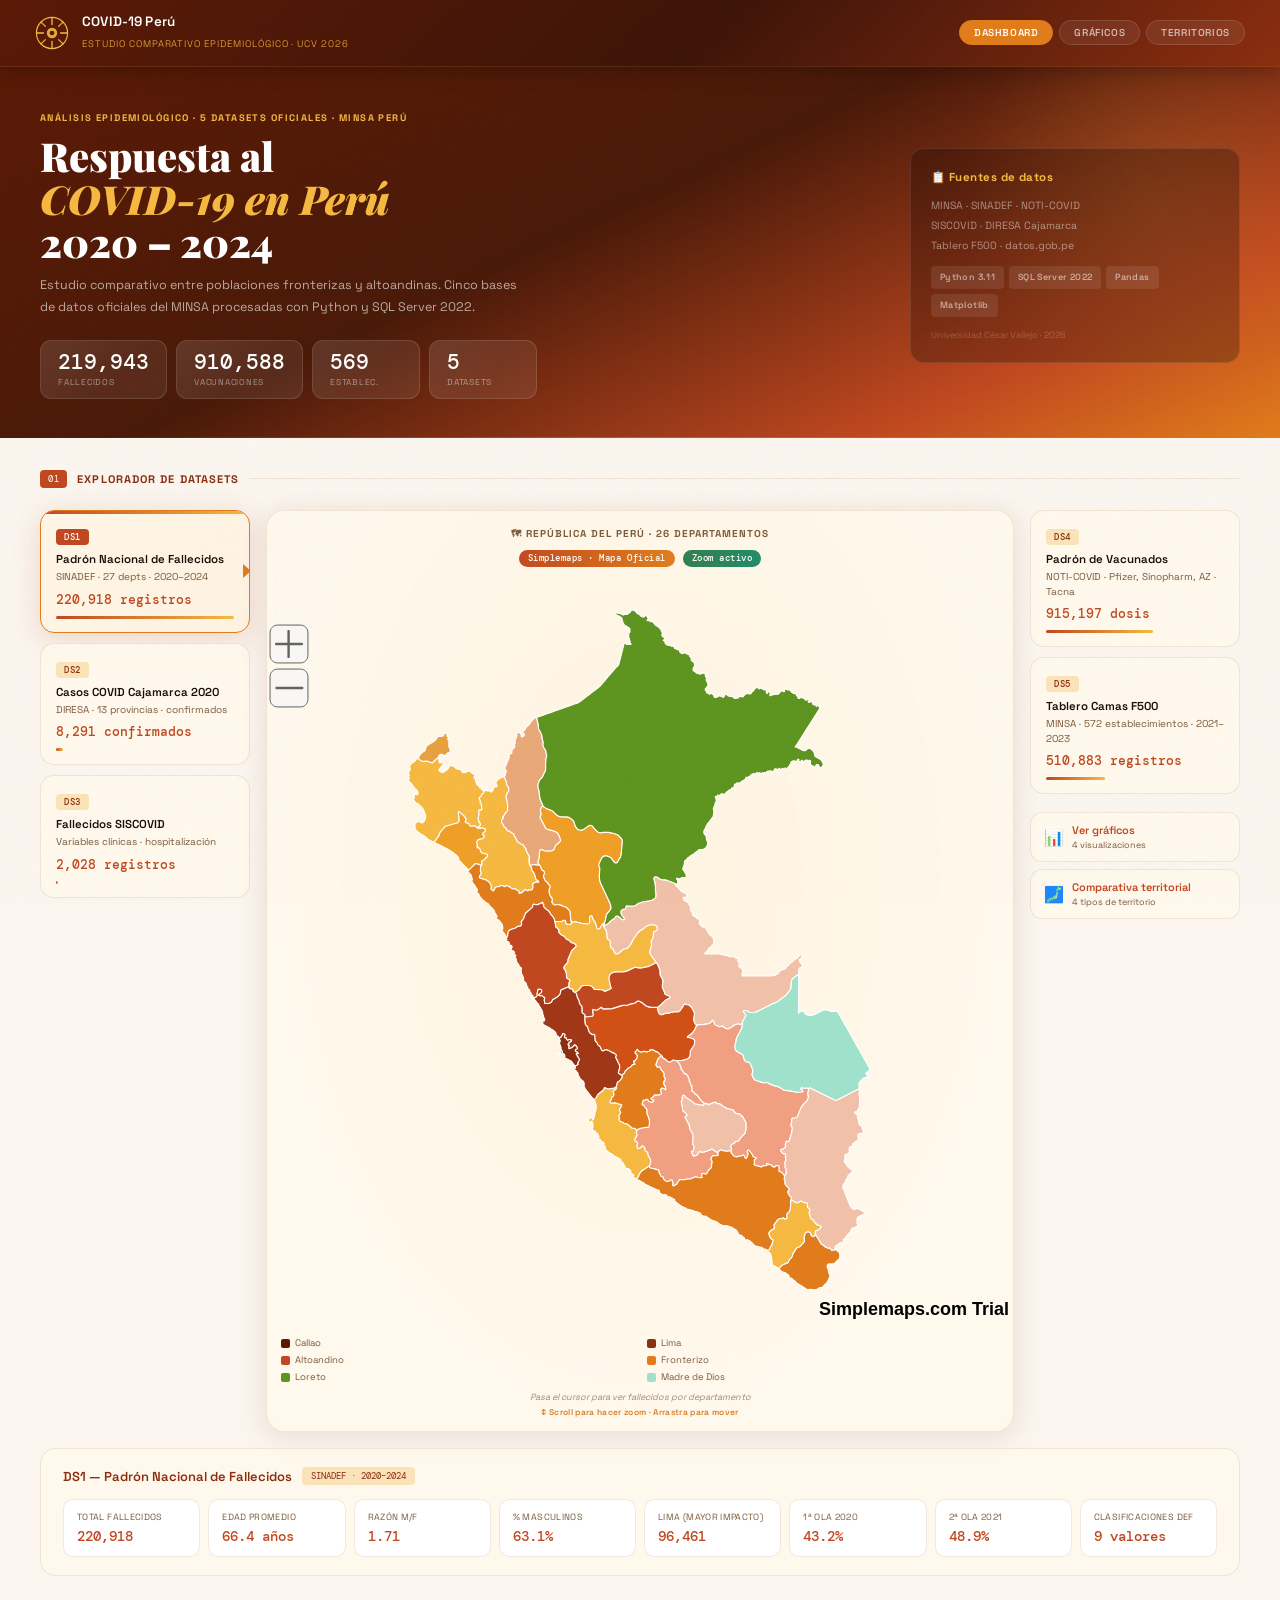
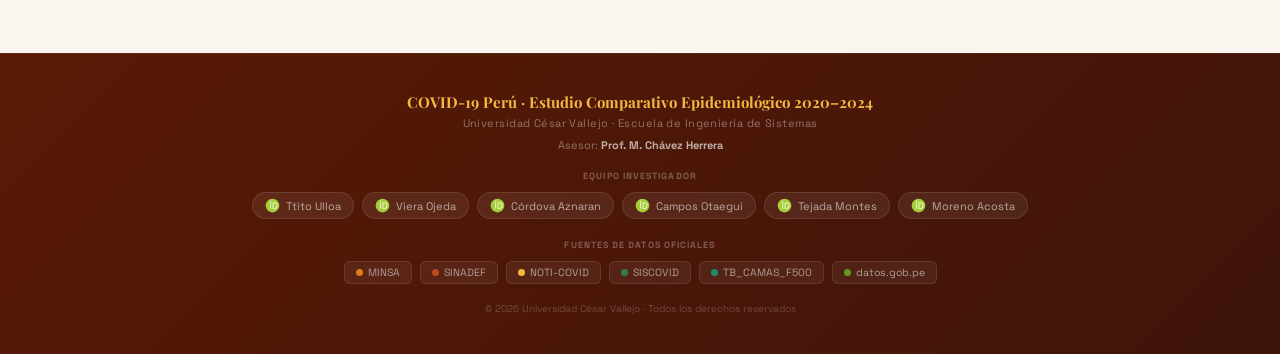
<file: index.html>
<!DOCTYPE html>
<html lang="es">
<head>
<meta charset="UTF-8"/>
<meta name="viewport" content="width=device-width, initial-scale=1.0"/>
<title>COVID-19 Perú — Dashboard Principal</title>
<link href="https://fonts.googleapis.com/css2?family=Playfair+Display:ital,wght@0,700;0,900;1,400&family=Space+Grotesk:wght@300;400;500;600;700&family=DM+Mono:wght@400;500&display=swap" rel="stylesheet"/>
<link rel="stylesheet" href="shared.css"/>

<!-- Simplemaps Peru -->
<script src="mapdata.js"></script>
<script src="countrymap.js"></script>

<style>
/* ── INDEX-SPECIFIC ── */
.dashboard {
  display: grid;
  grid-template-columns: 210px 1fr 210px;
  gap: 16px;
  align-items: start;
}
.ds-col { display:flex; flex-direction:column; gap:10px; }

/* Dataset cards */
.ds-card {
  background: var(--glass); border:1px solid var(--border);
  border-radius:14px; padding:13px 15px; cursor:pointer;
  transition: all .22s var(--ease); position:relative; overflow:hidden;
  backdrop-filter: blur(8px);
}
.ds-card::before {
  content:''; position:absolute; top:0; left:0; right:0; height:2.5px;
  background: linear-gradient(90deg,var(--c4),var(--c2));
  transform: scaleX(0); transform-origin:left;
  transition: transform .3s var(--ease);
}
.ds-card:hover { border-color:var(--c2); transform:translateY(-2px); box-shadow:var(--sh); }
.ds-card:hover::before, .ds-card.active::before { transform:scaleX(1); }
.ds-card.active {
  border:1.5px solid var(--c3);
  background: linear-gradient(135deg,#FFF5E6,var(--c0));
  box-shadow: 0 6px 28px rgba(192,72,32,.18);
}
.ds-card.left.active::after {
  content:''; position:absolute; right:-9px; top:50%; transform:translateY(-50%);
  border:7px solid transparent; border-left:8px solid var(--c3); z-index:2;
}
.ds-card.right.active::after {
  content:''; position:absolute; left:-9px; top:50%; transform:translateY(-50%);
  border:7px solid transparent; border-right:8px solid var(--c3); z-index:2;
}
.ds-tag {
  font-family:'DM Mono',monospace; font-size:9px; font-weight:500;
  background:var(--c1); color:var(--c5); padding:2px 8px;
  border-radius:4px; display:inline-block; margin-bottom:6px; letter-spacing:.06em;
  transition: all .2s;
}
.ds-card.active .ds-tag { background:var(--c4); color:#fff; }
.ds-card h3 { font-size:11.5px; font-weight:600; color:var(--ink); line-height:1.4; margin-bottom:3px; }
.ds-card p  { font-size:10px; color:var(--muted); line-height:1.45; }
.ds-stat { font-family:'DM Mono',monospace; font-size:13px; font-weight:500; color:var(--c4); margin-top:6px; }
.ds-bar {
  height:3px; border-radius:2px; margin-top:8px;
  background:linear-gradient(90deg,var(--c4),var(--c2));
  transform-origin:left; transition:transform .5s var(--ease);
}

/* ══ MAP WRAPPER — Simplemaps ══ */
.map-wrap {
  background: var(--glass);
  border: 1px solid var(--border);
  border-radius: 18px;
  padding: 16px 14px 14px;
  display: flex;
  flex-direction: column;
  align-items: center;
  box-shadow: var(--sh);
  backdrop-filter: blur(10px);
  animation: mapReveal .9s var(--ease) .2s both;
  position: relative;
  overflow: hidden;
}

/* subtle background glow */
.map-wrap::before {
  content: '';
  position: absolute;
  inset: 0;
  background: radial-gradient(ellipse at 50% 40%, rgba(245,185,66,.07) 0%, transparent 70%);
  pointer-events: none;
}

.map-title {
  font-size: 10px;
  font-weight: 700;
  color: var(--muted);
  letter-spacing: .1em;
  text-transform: uppercase;
  text-align: center;
  margin-bottom: 10px;
}


/* Simplemaps popup customization */
.smaps-tooltip,
[id*="smaps_tooltip"] {
  font-family: 'Space Grotesk', sans-serif !important;
  border-radius: 10px !important;
  border: 1px solid rgba(245,185,66,.3) !important;
  box-shadow: 0 8px 24px rgba(90,26,6,.2) !important;
}

/* Simplemaps zoom controls styling */
.smaps-zoom-btn,
div[class*="simplemaps"] button {
  background: var(--glass) !important;
  border: 1px solid var(--border) !important;
  color: var(--c4) !important;
  border-radius: 6px !important;
}

.map-info-bar {
  display: flex;
  align-items: center;
  gap: 8px;
  margin-bottom: 10px;
  width: 100%;
  justify-content: center;
}

.map-badge {
  font-family: 'DM Mono', monospace;
  font-size: 8.5px;
  font-weight: 500;
  padding: 3px 9px;
  border-radius: 99px;
  background: linear-gradient(90deg, var(--c4), var(--c3));
  color: #fff;
  letter-spacing: .06em;
}

.map-legend {
  display: grid;
  grid-template-columns: 1fr 1fr;
  gap: 5px 14px;
  margin-top: 12px;
  width: 100%;
}
.leg {
  display: flex;
  align-items: center;
  gap: 5px;
  font-size: 9.5px;
  color: var(--muted);
}
.leg-sq { width:9px; height:9px; border-radius:2px; flex-shrink:0; }

.map-hint {
  font-size: 9px;
  color: var(--muted);
  text-align: center;
  margin-top: 8px;
  font-style: italic;
  opacity: .7;
}

.map-zoom-hint {
  font-size: 8.5px;
  color: var(--c3);
  text-align: center;
  margin-top: 4px;
  font-weight: 600;
  letter-spacing: .04em;
}

/* Detail panel */
.detail-panel {
  background: var(--glass); border:1px solid var(--border);
  border-radius:16px; padding:18px 22px; margin-top:16px;
  backdrop-filter:blur(8px);
  animation:fadeUp .5s var(--ease) .5s both;
}
.dp-hdr { display:flex; align-items:center; gap:10px; margin-bottom:14px; flex-wrap:wrap; }
.dp-hdr h3 { font-size:13px; font-weight:600; color:var(--c5); }
.dp-sub { font-family:'DM Mono',monospace; font-size:9px; background:var(--c1); color:var(--c5); padding:3px 9px; border-radius:4px; }

/* Quick-nav links */
.quick-nav-link {
  display:flex; align-items:center; gap:8px;
  background:var(--glass); border:1px solid var(--border);
  border-radius:12px; padding:10px 13px; text-decoration:none;
  transition:all .2s var(--ease); font-size:11px; font-weight:600; color:var(--c4);
}
.quick-nav-link:hover { border-color:var(--c2); transform:translateY(-2px); box-shadow:var(--sh); }

@media(max-width:900px){
  .dashboard { grid-template-columns:1fr; }
  #simplemaps-peru { max-width:100%; }
}
</style>
</head>
<body>

<!-- ══ HEADER ══ -->
<header>
  <div class="logo">
    <svg class="logo-icon" viewBox="0 0 36 36" fill="none" xmlns="http://www.w3.org/2000/svg">
      <circle cx="18" cy="18" r="16.5" stroke="#F5B942" stroke-width="1.2"/>
      <circle cx="18" cy="18" r="5.5" fill="#F5B942" opacity=".9"/>
      <circle cx="18" cy="18" r="2.5" fill="#5A1A06"/>
      <line x1="18" y1="2" x2="18" y2="9" stroke="#F5B942" stroke-width="1.4" stroke-linecap="round"/>
      <line x1="18" y1="27" x2="18" y2="34" stroke="#F5B942" stroke-width="1.4" stroke-linecap="round"/>
      <line x1="2" y1="18" x2="9" y2="18" stroke="#F5B942" stroke-width="1.4" stroke-linecap="round"/>
      <line x1="27" y1="18" x2="34" y2="18" stroke="#F5B942" stroke-width="1.4" stroke-linecap="round"/>
      <line x1="6.4" y1="6.4" x2="11" y2="11" stroke="#F5B942" stroke-width="1.2" stroke-linecap="round"/>
      <line x1="25" y1="25" x2="29.6" y2="29.6" stroke="#F5B942" stroke-width="1.2" stroke-linecap="round"/>
      <line x1="29.6" y1="6.4" x2="25" y2="11" stroke="#F5B942" stroke-width="1.2" stroke-linecap="round"/>
      <line x1="11" y1="25" x2="6.4" y2="29.6" stroke="#F5B942" stroke-width="1.2" stroke-linecap="round"/>
    </svg>
    <div class="logo-text">
      <h1>COVID-19 Perú</h1>
      <span>Estudio Comparativo Epidemiológico · UCV 2026</span>
    </div>
  </div>
  <nav>
    <a href="index.html"       class="npill active">Dashboard</a>
    <a href="graficos.html"    class="npill">Gráficos</a>
    <a href="territorios.html" class="npill">Territorios</a>
  </nav>
</header>

<!-- ══ HERO ══ -->
<div class="hero">
  <div>
    <div class="hero-eyebrow">Análisis epidemiológico · 5 datasets oficiales · MINSA Perú</div>
    <h2 class="hero-title">Respuesta al<br/><em>COVID-19 en Perú</em><br/>2020 – 2024</h2>
    <p class="hero-sub">Estudio comparativo entre poblaciones fronterizas y altoandinas. Cinco bases de datos oficiales del MINSA procesadas con Python y SQL Server 2022.</p>
    <div class="hero-stats">
      <div class="hstat"><div class="hval counter" data-target="220918">0</div><div class="hlbl">Fallecidos</div></div>
      <div class="hstat"><div class="hval counter" data-target="915197">0</div><div class="hlbl">Vacunaciones</div></div>
      <div class="hstat"><div class="hval counter" data-target="572">0</div><div class="hlbl">Establec.</div></div>
      <div class="hstat"><div class="hval">5</div><div class="hlbl">Datasets</div></div>
    </div>
  </div>
  <div class="hero-source">
    <strong>📋 Fuentes de datos</strong>
    MINSA · SINADEF · NOTI-COVID<br/>
    SISCOVID · DIRESA Cajamarca<br/>
    Tablero F500 · datos.gob.pe
    <div class="src-pills">
      <span class="src-pill">Python 3.11</span>
      <span class="src-pill">SQL Server 2022</span>
      <span class="src-pill">Pandas</span>
      <span class="src-pill">Matplotlib</span>
    </div>
    <div style="font-size:9px;color:rgba(255,255,255,.22);margin-top:10px">Universidad César Vallejo · 2026</div>
  </div>
</div>

<!-- ══ MAIN ══ -->
<main>
  <section id="dashboard">
    <div class="sec-hdr reveal">
      <span class="sec-num">01</span>
      <span class="sec-ttl">Explorador de datasets</span>
      <div class="sec-line"></div>
    </div>

    <div class="dashboard">

      <!-- Columna izquierda -->
      <div class="ds-col">
        <div class="ds-card left active reveal" id="d1" onclick="activate(1)">
          <span class="ds-tag">DS1</span>
          <h3>Padrón Nacional de Fallecidos</h3>
          <p>SINADEF · 27 depts · 2020–2024</p>
          <div class="ds-stat">220,918 registros</div>
          <div class="ds-bar" style="width:100%"></div>
        </div>
        <div class="ds-card left reveal" id="d2" onclick="activate(2)">
          <span class="ds-tag">DS2</span>
          <h3>Casos COVID Cajamarca 2020</h3>
          <p>DIRESA · 13 provincias · confirmados</p>
          <div class="ds-stat">8,291 confirmados</div>
          <div class="ds-bar" style="width:4%"></div>
        </div>
        <div class="ds-card left reveal" id="d3" onclick="activate(3)">
          <span class="ds-tag">DS3</span>
          <h3>Fallecidos SISCOVID</h3>
          <p>Variables clínicas · hospitalización</p>
          <div class="ds-stat">2,028 registros</div>
          <div class="ds-bar" style="width:1%"></div>
        </div>
      </div>

      <!-- ══ MAPA SIMPLEMAPS CENTRAL ══ -->
      <div class="map-wrap">
        <div class="map-title">🗺 República del Perú · 26 Departamentos</div>

        <div class="map-info-bar">
          <span class="map-badge">Simplemaps · Mapa Oficial</span>
          <span class="map-badge" style="background:linear-gradient(90deg,var(--green),var(--teal))">Zoom activo</span>
        </div>

        <!-- Simplemaps renderiza aquí -->
        <div id="simplemaps-peru"></div>

        <div class="map-legend">
          <span class="leg"><span class="leg-sq" style="background:#5A1A06"></span>Callao</span>
          <span class="leg"><span class="leg-sq" style="background:#8B2E10"></span>Lima</span>
          <span class="leg"><span class="leg-sq" style="background:#C04820"></span>Altoandino</span>
          <span class="leg"><span class="leg-sq" style="background:#E07C1B"></span>Fronterizo</span>
          <span class="leg"><span class="leg-sq" style="background:#5E9420"></span>Loreto</span>
          <span class="leg"><span class="leg-sq" style="background:#9FE1CB"></span>Madre de Dios</span>
        </div>
        <p class="map-hint">Pasa el cursor para ver fallecidos por departamento</p>
        <p class="map-zoom-hint">↕ Scroll para hacer zoom · Arrastra para mover</p>
      </div>

      <!-- Columna derecha -->
      <div class="ds-col">
        <div class="ds-card right reveal" id="d4" onclick="activate(4)">
          <span class="ds-tag">DS4</span>
          <h3>Padrón de Vacunados</h3>
          <p>NOTI-COVID · Pfizer, Sinopharm, AZ · Tacna</p>
          <div class="ds-stat">915,197 dosis</div>
          <div class="ds-bar" style="width:60%"></div>
        </div>
        <div class="ds-card right reveal" id="d5" onclick="activate(5)">
          <span class="ds-tag">DS5</span>
          <h3>Tablero Camas F500</h3>
          <p>MINSA · 572 establecimientos · 2021–2023</p>
          <div class="ds-stat">510,883 registros</div>
          <div class="ds-bar" style="width:33%"></div>
        </div>
        <div style="margin-top:8px;display:flex;flex-direction:column;gap:7px">
          <a href="graficos.html" class="quick-nav-link">
            <span style="font-size:16px">📊</span>
            <span>Ver gráficos<br/><span style="font-size:9px;font-weight:400;color:var(--muted)">4 visualizaciones</span></span>
          </a>
          <a href="territorios.html" class="quick-nav-link">
            <span style="font-size:16px">🗾</span>
            <span>Comparativa territorial<br/><span style="font-size:9px;font-weight:400;color:var(--muted)">4 tipos de territorio</span></span>
          </a>
        </div>
      </div>
    </div>

    <!-- Panel indicadores -->
    <div class="detail-panel reveal" id="detail-panel">
      <div class="dp-hdr">
        <h3 id="panel-title">DS1 — Padrón Nacional de Fallecidos</h3>
        <span class="dp-sub" id="panel-sub">SINADEF · 2020–2024</span>
      </div>
      <div class="metrics-grid" id="panel-grid"></div>
    </div>
  </section>
</main>

<!-- ══ FOOTER ══ -->
<footer class="site-footer">
  <div class="footer-inner">
    <div class="ft-title">COVID-19 Perú · Estudio Comparativo Epidemiológico 2020–2024</div>
    <div class="ft-university">Universidad César Vallejo · Escuela de Ingeniería de Sistemas</div>
    <div class="ft-advisor">Asesor: <strong>Prof. M. Chávez Herrera</strong></div>
    <div class="ft-team-label">Equipo investigador</div>
    <div class="ft-team">
      <a href="https://orcid.org/0009-0001-5290-4197" target="_blank" rel="noopener" class="ft-author"><svg class="orcid-icon" viewBox="0 0 24 24"><circle cx="12" cy="12" r="11" fill="#A6CE39"/><path d="M8.5 7h1.2v10H8.5V7zm3.8 0h3.2c3 0 4.5 1.7 4.5 5s-1.5 5-4.5 5h-3.2V7zm1.2 1.2v7.6h1.9c2.2 0 3.3-1.3 3.3-3.8s-1.1-3.8-3.3-3.8h-1.9z" fill="#fff"/><circle cx="9.1" cy="5.2" r="1" fill="#fff"/></svg>Ttito Ulloa</a>
      <a href="https://orcid.org/0009-0002-9994-5348" target="_blank" rel="noopener" class="ft-author"><svg class="orcid-icon" viewBox="0 0 24 24"><circle cx="12" cy="12" r="11" fill="#A6CE39"/><path d="M8.5 7h1.2v10H8.5V7zm3.8 0h3.2c3 0 4.5 1.7 4.5 5s-1.5 5-4.5 5h-3.2V7zm1.2 1.2v7.6h1.9c2.2 0 3.3-1.3 3.3-3.8s-1.1-3.8-3.3-3.8h-1.9z" fill="#fff"/><circle cx="9.1" cy="5.2" r="1" fill="#fff"/></svg>Viera Ojeda</a>
      <a href="https://orcid.org/0009-0005-4680-3567" target="_blank" rel="noopener" class="ft-author"><svg class="orcid-icon" viewBox="0 0 24 24"><circle cx="12" cy="12" r="11" fill="#A6CE39"/><path d="M8.5 7h1.2v10H8.5V7zm3.8 0h3.2c3 0 4.5 1.7 4.5 5s-1.5 5-4.5 5h-3.2V7zm1.2 1.2v7.6h1.9c2.2 0 3.3-1.3 3.3-3.8s-1.1-3.8-3.3-3.8h-1.9z" fill="#fff"/><circle cx="9.1" cy="5.2" r="1" fill="#fff"/></svg>Córdova Aznaran</a>
      <a href="https://orcid.org/0009-0003-2269-3434" target="_blank" rel="noopener" class="ft-author"><svg class="orcid-icon" viewBox="0 0 24 24"><circle cx="12" cy="12" r="11" fill="#A6CE39"/><path d="M8.5 7h1.2v10H8.5V7zm3.8 0h3.2c3 0 4.5 1.7 4.5 5s-1.5 5-4.5 5h-3.2V7zm1.2 1.2v7.6h1.9c2.2 0 3.3-1.3 3.3-3.8s-1.1-3.8-3.3-3.8h-1.9z" fill="#fff"/><circle cx="9.1" cy="5.2" r="1" fill="#fff"/></svg>Campos Otaegui</a>
      <a href="https://orcid.org/0009-0008-6090-768X" target="_blank" rel="noopener" class="ft-author"><svg class="orcid-icon" viewBox="0 0 24 24"><circle cx="12" cy="12" r="11" fill="#A6CE39"/><path d="M8.5 7h1.2v10H8.5V7zm3.8 0h3.2c3 0 4.5 1.7 4.5 5s-1.5 5-4.5 5h-3.2V7zm1.2 1.2v7.6h1.9c2.2 0 3.3-1.3 3.3-3.8s-1.1-3.8-3.3-3.8h-1.9z" fill="#fff"/><circle cx="9.1" cy="5.2" r="1" fill="#fff"/></svg>Tejada Montes</a>
      <a href="https://orcid.org/0009-0006-7442-1854" target="_blank" rel="noopener" class="ft-author"><svg class="orcid-icon" viewBox="0 0 24 24"><circle cx="12" cy="12" r="11" fill="#A6CE39"/><path d="M8.5 7h1.2v10H8.5V7zm3.8 0h3.2c3 0 4.5 1.7 4.5 5s-1.5 5-4.5 5h-3.2V7zm1.2 1.2v7.6h1.9c2.2 0 3.3-1.3 3.3-3.8s-1.1-3.8-3.3-3.8h-1.9z" fill="#fff"/><circle cx="9.1" cy="5.2" r="1" fill="#fff"/></svg>Moreno Acosta</a>
    </div>
    <div class="ft-sources-label">Fuentes de datos oficiales</div>
    <div class="ft-sources">
      <a href="https://www.gob.pe/minsa" target="_blank" rel="noopener" class="ft-source-link"><span class="src-dot" style="background:#E07C1B"></span>MINSA</a>
      <a href="https://www.datosabiertos.gob.pe/dataset/informaci%C3%B3n-de-fallecidos-del-sistema-nacional-de-defunciones-ministerio-de-salud" target="_blank" rel="noopener" class="ft-source-link"><span class="src-dot" style="background:#C04820"></span>SINADEF</a>
      <a href="https://www.datosabiertos.gob.pe/dataset/casos-positivos-por-covid-19-ministerio-de-salud-minsa" target="_blank" rel="noopener" class="ft-source-link"><span class="src-dot" style="background:#F5B942"></span>NOTI-COVID</a>
      <a href="https://covid19.minsa.gob.pe/sala_situacional.asp" target="_blank" rel="noopener" class="ft-source-link"><span class="src-dot" style="background:#2E7D4F"></span>SISCOVID</a>
      <a href="https://www.datosabiertos.gob.pe/dataset/camas-hospitalarias-tb_camas_f500-ministerio-de-salud" target="_blank" rel="noopener" class="ft-source-link"><span class="src-dot" style="background:#1D8C6A"></span>TB_CAMAS_F500</a>
      <a href="https://www.datosabiertos.gob.pe/group/datos-abiertos-de-covid-19" target="_blank" rel="noopener" class="ft-source-link"><span class="src-dot" style="background:#639922"></span>datos.gob.pe</a>
    </div>
    <div class="ft-copy">© 2026 Universidad César Vallejo · Todos los derechos reservados</div>
  </div>
</footer>

<script>
/* ── Dataset data ── */
const DATA = {
  1:{title:"DS1 — Padrón Nacional de Fallecidos",sub:"SINADEF · 2020–2024",metrics:[
    {l:"Total fallecidos",v:"220,918"},{l:"Edad promedio",v:"66.4 años"},
    {l:"Razón M/F",v:"1.71"},{l:"% masculinos",v:"63.1%"},
    {l:"Lima (mayor impacto)",v:"96,461"},{l:"1ª Ola 2020",v:"43.2%"},
    {l:"2ª Ola 2021",v:"48.9%"},{l:"Clasificaciones DEF",v:"9 valores"}]},
  2:{title:"DS2 — Cajamarca 2020",sub:"DIRESA Cajamarca",metrics:[
    {l:"Provincias cubiertas",v:"13"},{l:"Casos confirmados",v:"8,291"},
    {l:"Fallecidos registrados",v:"6"},{l:"Recuperados",v:"3,438"},
    {l:"Sospechosos",v:"registrados"},{l:"Cobertura temporal",v:"Año 2020"}]},
  3:{title:"DS3 — Fallecidos SISCOVID",sub:"MINSA · variables clínicas",metrics:[
    {l:"Registros totales",v:"2,028"},{l:"Hospitalizados",v:"91.5%"},
    {l:"Fallec. en establec.",v:"93.2%"},{l:"Concentrado Tacna",v:"97.8%"},
    {l:"Departamentos",v:"9"},{l:"Variables clínicas",v:"incluidas"}]},
  4:{title:"DS4 — Padrón Vacunados NOTI-COVID",sub:"Tacna · feb 2021 – oct 2024",metrics:[
    {l:"Total aplicaciones",v:"915,197"},{l:"Pfizer",v:"68.0%"},
    {l:"Sinopharm",v:"20.6%"},{l:"AstraZeneca",v:"8.0%"},
    {l:"Moderna",v:"3.4%"},{l:"Pico jul 2021",v:"103,507 dosis"},
    {l:"Grupo 20–29 años",v:"16.4%"},{l:"Mujeres vacunadas",v:"50.6%"}]},
  5:{title:"DS5 — Tablero Camas F500",sub:"MINSA · mar 2021 – dic 2023",metrics:[
    {l:"Registros longitudinales",v:"510,883"},{l:"Establecimientos",v:"572"},
    {l:"UCI nacionales",v:"156 camas"},{l:"Ventiladores totales",v:"401"},
    {l:"Front. selváticos UCI",v:"18"},{l:"Altoandinos UCI",v:"34"},
    {l:"Costa/Interior UCI",v:"93"},{l:"Regiones cubiertas",v:"25"}]}
};

const EASE = t => 1 - Math.pow(1-t, 4);

function activate(n) {
  [1,2,3,4,5].forEach(i => {
    const c = document.getElementById('d'+i);
    if(c) c.classList.remove('active');
  });
  document.getElementById('d'+n).classList.add('active');
  const d = DATA[n];
  document.getElementById('panel-title').textContent = d.title;
  document.getElementById('panel-sub').textContent   = d.sub;
  const grid = document.getElementById('panel-grid');
  grid.style.cssText = 'opacity:0;transform:translateY(8px);transition:none';
  setTimeout(() => {
    grid.innerHTML = d.metrics.map((m,i) => `
      <div class="metric" style="animation-delay:${i*.045}s">
        <div class="metric-lbl">${m.l}</div>
        <div class="metric-val" style="font-size:${m.v.length>12?'11px':'14px'}">${m.v}</div>
      </div>`).join('');
    requestAnimationFrame(() => {
      grid.style.cssText = 'opacity:1;transform:translateY(0);transition:opacity .3s,transform .3s';
    });
  }, 140);
}
activate(1);

/* Counters */
function animCount(el) {
  const target = +el.dataset.target;
  const dur = 1800; const start = performance.now();
  (function step(now){
    const t = Math.min((now-start)/dur, 1);
    el.textContent = Math.round(EASE(t)*target).toLocaleString('es-PE');
    if(t < 1) requestAnimationFrame(step);
  })(start);
}
setTimeout(() => document.querySelectorAll('.counter').forEach(animCount), 450);

/* Scroll reveal */
const ro = new IntersectionObserver(ee => {
  ee.forEach(e => { if(e.isIntersecting){ e.target.classList.add('visible'); ro.unobserve(e.target); } });
}, {threshold:.1});
document.querySelectorAll('.reveal').forEach(el => ro.observe(el));

/* ── Remove Simplemaps trial watermark + patch styles ── */
function nukeWatermark() {
  const svg = document.querySelector('#simplemaps-peru svg');
  if (!svg) return;
  svg.style.background = 'transparent';
  svg.querySelectorAll('text').forEach(t => {
    if (t.textContent && t.textContent.toLowerCase().includes('simplemaps')) {
      t.remove();
    }
  });
  svg.querySelectorAll('a').forEach(a => {
    if (a.href && a.href.includes('simplemaps')) a.remove();
  });
}

document.addEventListener('DOMContentLoaded', () => {
  setTimeout(nukeWatermark, 600);
  setTimeout(nukeWatermark, 1400);
  setTimeout(nukeWatermark, 2800);
  const observer = new MutationObserver(nukeWatermark);
  const container = document.getElementById('simplemaps-peru');
  if (container) observer.observe(container, { childList: true, subtree: true });
});
</script>
</body>
</html>
</file>
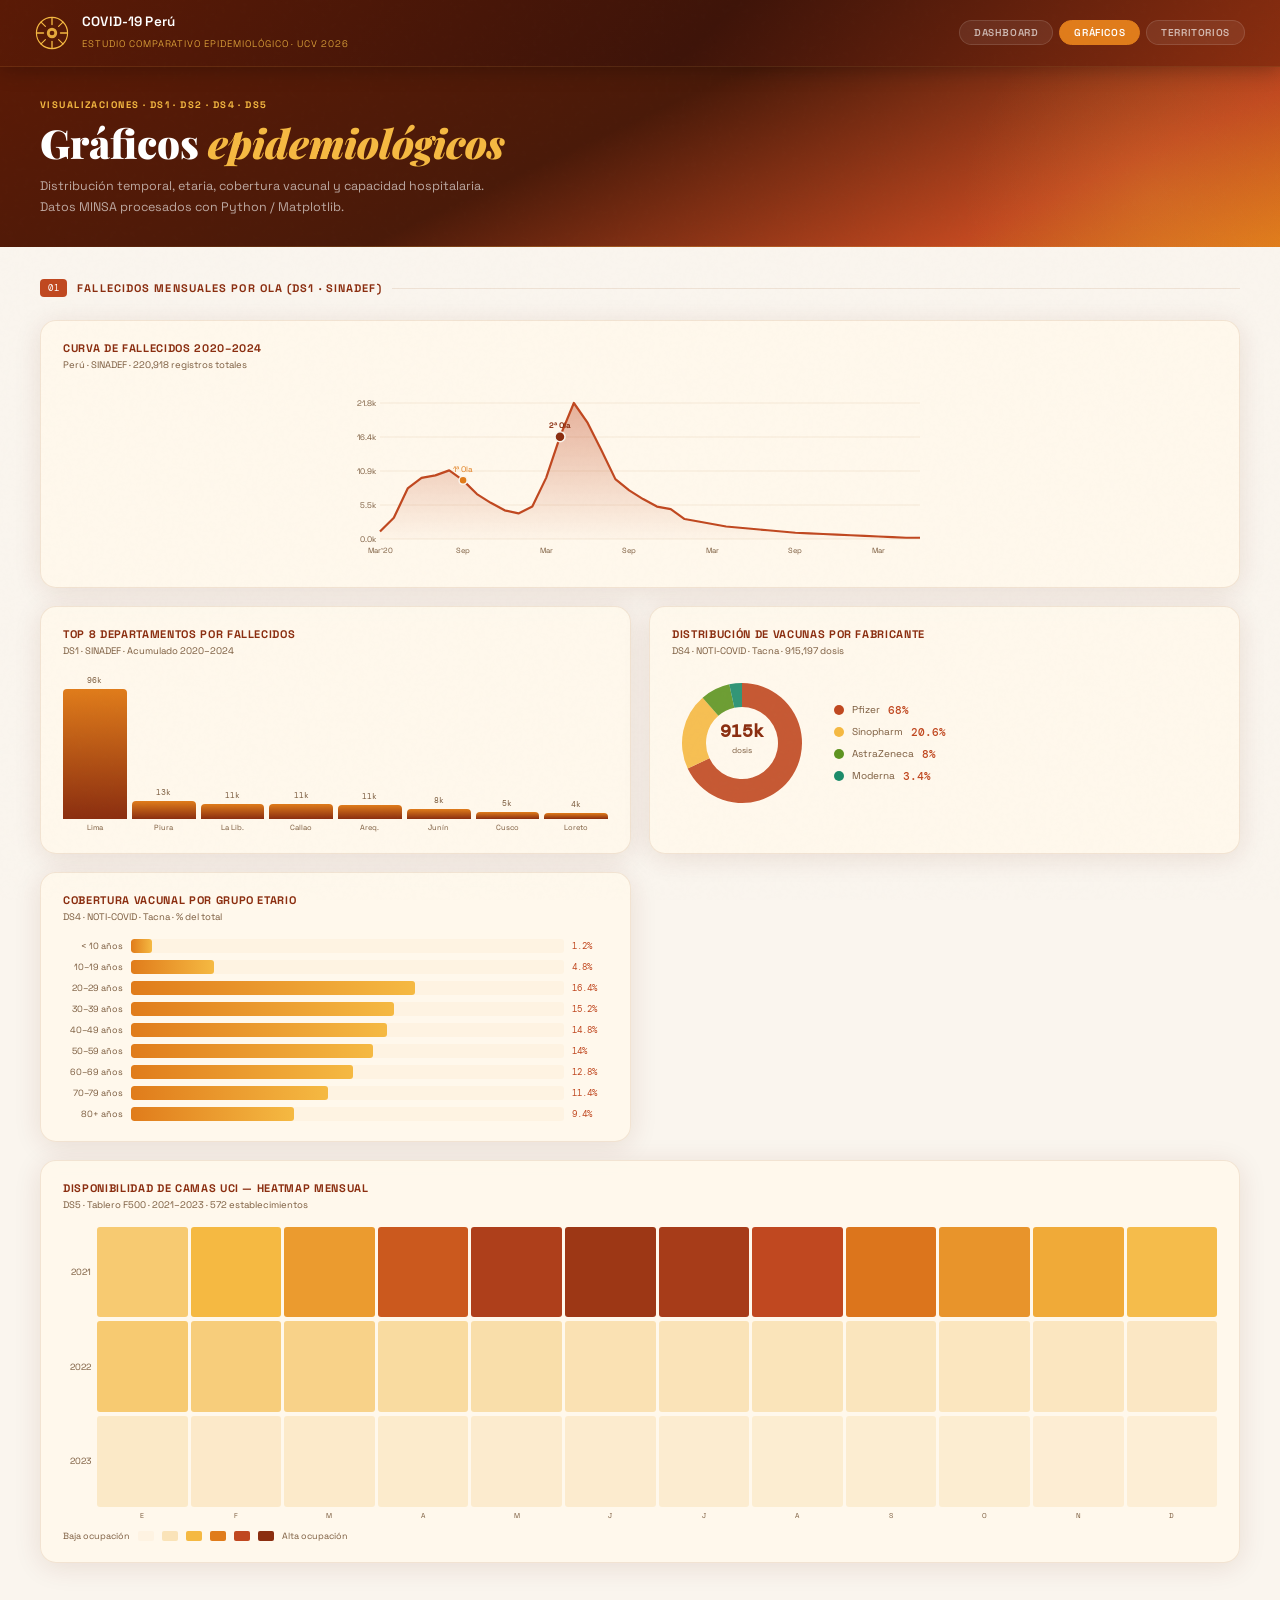
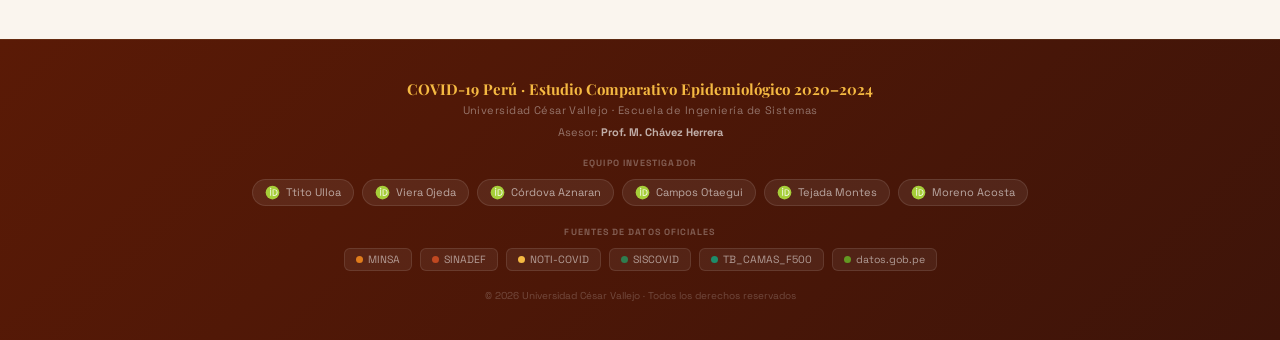
<file: graficos.html>
<!DOCTYPE html>
<html lang="es">
<head>
<meta charset="UTF-8"/>
<meta name="viewport" content="width=device-width, initial-scale=1.0"/>
<title>COVID-19 Perú — Gráficos</title>
<link href="https://fonts.googleapis.com/css2?family=Playfair+Display:ital,wght@0,700;0,900;1,400&family=Space+Grotesk:wght@300;400;500;600;700&family=DM+Mono:wght@400;500&display=swap" rel="stylesheet"/>
<link rel="stylesheet" href="shared.css"/>
<style>
/* ── GRAFICOS-SPECIFIC ── */
.charts-grid {
  display:grid;
  grid-template-columns:1fr 1fr;
  gap:18px;
}
.chart-card {
  background:var(--glass); border:1px solid var(--border);
  border-radius:16px; padding:20px 22px;
  backdrop-filter:blur(8px); box-shadow:var(--sh);
  transition:transform .22s var(--ease);
}
.chart-card:hover { transform:translateY(-3px); }
.chart-card.wide { grid-column:1/-1; }
.chart-title {
  font-size:11px; font-weight:700; color:var(--c5);
  letter-spacing:.06em; text-transform:uppercase; margin-bottom:4px;
}
.chart-sub {
  font-size:9.5px; color:var(--muted); margin-bottom:16px;
}
.chart-area { width:100%; }

/* ── BAR CHART ── */
.bar-chart { display:flex; align-items:flex-end; gap:5px; height:160px; }
.bar-col { display:flex; flex-direction:column; align-items:center; gap:4px; flex:1; }
.bar-val { font-family:'DM Mono',monospace; font-size:8px; color:var(--muted); }
.bar {
  width:100%; border-radius:4px 4px 0 0;
  background:linear-gradient(180deg,var(--c3),var(--c5));
  transition:height .8s cubic-bezier(.4,0,.2,1);
  position:relative; cursor:pointer; min-width:18px;
}
.bar:hover { filter:brightness(1.15); }
.bar-lbl { font-size:7.5px; color:var(--muted); text-align:center; line-height:1.3; }

/* ── LINE CHART ── */
.line-wrap { position:relative; height:180px; }
.line-wrap svg { width:100%; height:100%; overflow:visible; }

/* ── DONUT ── */
.donut-wrap { display:flex; align-items:center; gap:22px; }
.donut-svg  { flex-shrink:0; }
.donut-legend { display:flex; flex-direction:column; gap:8px; }
.donut-item { display:flex; align-items:center; gap:8px; font-size:10px; }
.donut-dot  { width:10px; height:10px; border-radius:50%; flex-shrink:0; }
.donut-pct  { font-family:'DM Mono',monospace; font-size:11px; font-weight:500; color:var(--c4); }

/* ── HEATMAP ── */
.heatmap { display:grid; grid-template-columns:repeat(12,1fr); gap:3px; }
.hm-cell {
  aspect-ratio:1; border-radius:3px; cursor:pointer;
  transition:transform .15s,filter .15s;
}
.hm-cell:hover { transform:scale(1.2); filter:brightness(1.2); z-index:1; position:relative; }
.hm-months { display:grid; grid-template-columns:repeat(12,1fr); gap:3px; margin-top:4px; }
.hm-month { font-size:7px; color:var(--muted); text-align:center; }

/* ── AGE BAR ── */
.age-rows { display:flex; flex-direction:column; gap:7px; }
.age-row { display:flex; align-items:center; gap:8px; }
.age-lbl { font-size:9px; color:var(--muted); width:60px; text-align:right; flex-shrink:0; }
.age-track { flex:1; height:14px; background:var(--c0); border-radius:3px; overflow:hidden; }
.age-fill {
  height:100%; border-radius:3px;
  background:linear-gradient(90deg,var(--c3),var(--c2));
  transition:width 1s cubic-bezier(.4,0,.2,1);
}
.age-pct { font-family:'DM Mono',monospace; font-size:9px; color:var(--c4); width:36px; }

@media(max-width:800px){ .charts-grid{ grid-template-columns:1fr; } .chart-card.wide{ grid-column:1; } }
</style>
</head>
<body>

<!-- ══ HEADER ══ -->
<header>
  <div class="logo">
    <svg class="logo-icon" viewBox="0 0 36 36" fill="none">
      <circle cx="18" cy="18" r="16.5" stroke="#F5B942" stroke-width="1.2"/>
      <circle cx="18" cy="18" r="5.5" fill="#F5B942" opacity=".9"/>
      <circle cx="18" cy="18" r="2.5" fill="#5A1A06"/>
      <line x1="18" y1="2" x2="18" y2="9" stroke="#F5B942" stroke-width="1.4" stroke-linecap="round"/>
      <line x1="18" y1="27" x2="18" y2="34" stroke="#F5B942" stroke-width="1.4" stroke-linecap="round"/>
      <line x1="2" y1="18" x2="9" y2="18" stroke="#F5B942" stroke-width="1.4" stroke-linecap="round"/>
      <line x1="27" y1="18" x2="34" y2="18" stroke="#F5B942" stroke-width="1.4" stroke-linecap="round"/>
      <line x1="6.4" y1="6.4" x2="11" y2="11" stroke="#F5B942" stroke-width="1.2" stroke-linecap="round"/>
      <line x1="25" y1="25" x2="29.6" y2="29.6" stroke="#F5B942" stroke-width="1.2" stroke-linecap="round"/>
      <line x1="29.6" y1="6.4" x2="25" y2="11" stroke="#F5B942" stroke-width="1.2" stroke-linecap="round"/>
      <line x1="11" y1="25" x2="6.4" y2="29.6" stroke="#F5B942" stroke-width="1.2" stroke-linecap="round"/>
    </svg>
    <div class="logo-text">
      <h1>COVID-19 Perú</h1>
      <span>Estudio Comparativo Epidemiológico · UCV 2026</span>
    </div>
  </div>
  <nav>
    <a href="index.html"       class="npill">Dashboard</a>
    <a href="graficos.html"    class="npill active">Gráficos</a>
    <a href="territorios.html" class="npill">Territorios</a>
  </nav>
</header>

<!-- ══ HERO (compacto) ══ -->
<div class="hero" style="grid-template-columns:1fr;padding:2rem 2.5rem 1.8rem">
  <div>
    <div class="hero-eyebrow">Visualizaciones · DS1 · DS2 · DS4 · DS5</div>
    <h2 class="hero-title">Gráficos <em>epidemiológicos</em></h2>
    <p class="hero-sub">Distribución temporal, etaria, cobertura vacunal y capacidad hospitalaria. Datos MINSA procesados con Python / Matplotlib.</p>
  </div>
</div>

<!-- ══ MAIN ══ -->
<main>
  <section>
    <div class="sec-hdr reveal">
      <span class="sec-num">01</span>
      <span class="sec-ttl">Fallecidos mensuales por ola (DS1 · SINADEF)</span>
      <div class="sec-line"></div>
    </div>

    <div class="charts-grid">

      <!-- G1: Fallecidos por mes (línea temporal) -->
      <div class="chart-card wide reveal">
        <div class="chart-title">Curva de fallecidos 2020–2024</div>
        <div class="chart-sub">Perú · SINADEF · 220,918 registros totales</div>
        <div class="chart-area line-wrap" id="lineChart"></div>
      </div>

      <!-- G2: Top departamentos -->
      <div class="chart-card reveal">
        <div class="chart-title">Top 8 departamentos por fallecidos</div>
        <div class="chart-sub">DS1 · SINADEF · Acumulado 2020–2024</div>
        <div class="chart-area">
          <div class="bar-chart" id="barDepts"></div>
        </div>
      </div>

      <!-- G3: Vacunas por fabricante (donut) -->
      <div class="chart-card reveal">
        <div class="chart-title">Distribución de vacunas por fabricante</div>
        <div class="chart-sub">DS4 · NOTI-COVID · Tacna · 915,197 dosis</div>
        <div class="chart-area donut-wrap" id="donutVax"></div>
      </div>

      <!-- G4: Distribución etaria de vacunados -->
      <div class="chart-card reveal">
        <div class="chart-title">Cobertura vacunal por grupo etario</div>
        <div class="chart-sub">DS4 · NOTI-COVID · Tacna · % del total</div>
        <div class="chart-area age-rows" id="ageChart"></div>
      </div>

      <!-- G5: Camas UCI disponibles (heatmap mensual) -->
      <div class="chart-card wide reveal">
        <div class="chart-title">Disponibilidad de camas UCI — heatmap mensual</div>
        <div class="chart-sub">DS5 · Tablero F500 · 2021–2023 · 572 establecimientos</div>
        <div class="chart-area" id="heatmapUCI"></div>
      </div>

    </div>
  </section>
</main>

<!-- ══ FOOTER ══ -->
<footer class="site-footer">
  <div class="footer-inner">
    <div class="ft-title">COVID-19 Perú · Estudio Comparativo Epidemiológico 2020–2024</div>
    <div class="ft-university">Universidad César Vallejo · Escuela de Ingeniería de Sistemas</div>
    <div class="ft-advisor">Asesor: <strong>Prof. M. Chávez Herrera</strong></div>
    <div class="ft-team-label">Equipo investigador</div>
    <div class="ft-team">
      <a href="https://orcid.org/0000-0000-0000-0001" target="_blank" rel="noopener" class="ft-author"><svg class="orcid-icon" viewBox="0 0 24 24"><circle cx="12" cy="12" r="11" fill="#A6CE39"/><path d="M8.5 7h1.2v10H8.5V7zm3.8 0h3.2c3 0 4.5 1.7 4.5 5s-1.5 5-4.5 5h-3.2V7zm1.2 1.2v7.6h1.9c2.2 0 3.3-1.3 3.3-3.8s-1.1-3.8-3.3-3.8h-1.9z" fill="#fff"/><circle cx="9.1" cy="5.2" r="1" fill="#fff"/></svg>Ttito Ulloa</a>
      <a href="https://orcid.org/0000-0000-0000-0002" target="_blank" rel="noopener" class="ft-author"><svg class="orcid-icon" viewBox="0 0 24 24"><circle cx="12" cy="12" r="11" fill="#A6CE39"/><path d="M8.5 7h1.2v10H8.5V7zm3.8 0h3.2c3 0 4.5 1.7 4.5 5s-1.5 5-4.5 5h-3.2V7zm1.2 1.2v7.6h1.9c2.2 0 3.3-1.3 3.3-3.8s-1.1-3.8-3.3-3.8h-1.9z" fill="#fff"/><circle cx="9.1" cy="5.2" r="1" fill="#fff"/></svg>Viera Ojeda</a>
      <a href="https://orcid.org/0000-0000-0000-0003" target="_blank" rel="noopener" class="ft-author"><svg class="orcid-icon" viewBox="0 0 24 24"><circle cx="12" cy="12" r="11" fill="#A6CE39"/><path d="M8.5 7h1.2v10H8.5V7zm3.8 0h3.2c3 0 4.5 1.7 4.5 5s-1.5 5-4.5 5h-3.2V7zm1.2 1.2v7.6h1.9c2.2 0 3.3-1.3 3.3-3.8s-1.1-3.8-3.3-3.8h-1.9z" fill="#fff"/><circle cx="9.1" cy="5.2" r="1" fill="#fff"/></svg>Córdova Aznaran</a>
      <a href="https://orcid.org/0000-0000-0000-0004" target="_blank" rel="noopener" class="ft-author"><svg class="orcid-icon" viewBox="0 0 24 24"><circle cx="12" cy="12" r="11" fill="#A6CE39"/><path d="M8.5 7h1.2v10H8.5V7zm3.8 0h3.2c3 0 4.5 1.7 4.5 5s-1.5 5-4.5 5h-3.2V7zm1.2 1.2v7.6h1.9c2.2 0 3.3-1.3 3.3-3.8s-1.1-3.8-3.3-3.8h-1.9z" fill="#fff"/><circle cx="9.1" cy="5.2" r="1" fill="#fff"/></svg>Campos Otaegui</a>
      <a href="https://orcid.org/0000-0000-0000-0005" target="_blank" rel="noopener" class="ft-author"><svg class="orcid-icon" viewBox="0 0 24 24"><circle cx="12" cy="12" r="11" fill="#A6CE39"/><path d="M8.5 7h1.2v10H8.5V7zm3.8 0h3.2c3 0 4.5 1.7 4.5 5s-1.5 5-4.5 5h-3.2V7zm1.2 1.2v7.6h1.9c2.2 0 3.3-1.3 3.3-3.8s-1.1-3.8-3.3-3.8h-1.9z" fill="#fff"/><circle cx="9.1" cy="5.2" r="1" fill="#fff"/></svg>Tejada Montes</a>
      <a href="https://orcid.org/0000-0000-0000-0006" target="_blank" rel="noopener" class="ft-author"><svg class="orcid-icon" viewBox="0 0 24 24"><circle cx="12" cy="12" r="11" fill="#A6CE39"/><path d="M8.5 7h1.2v10H8.5V7zm3.8 0h3.2c3 0 4.5 1.7 4.5 5s-1.5 5-4.5 5h-3.2V7zm1.2 1.2v7.6h1.9c2.2 0 3.3-1.3 3.3-3.8s-1.1-3.8-3.3-3.8h-1.9z" fill="#fff"/><circle cx="9.1" cy="5.2" r="1" fill="#fff"/></svg>Moreno Acosta</a>
    </div>
    <div class="ft-sources-label">Fuentes de datos oficiales</div>
    <div class="ft-sources">
      <a href="https://www.gob.pe/minsa" target="_blank" rel="noopener" class="ft-source-link"><span class="src-dot" style="background:#E07C1B"></span>MINSA</a>
      <a href="https://www.datosabiertos.gob.pe/dataset/informaci%C3%B3n-de-fallecidos-del-sistema-nacional-de-defunciones-ministerio-de-salud" target="_blank" rel="noopener" class="ft-source-link"><span class="src-dot" style="background:#C04820"></span>SINADEF</a>
      <a href="https://www.datosabiertos.gob.pe/dataset/casos-positivos-por-covid-19-ministerio-de-salud-minsa" target="_blank" rel="noopener" class="ft-source-link"><span class="src-dot" style="background:#F5B942"></span>NOTI-COVID</a>
      <a href="https://covid19.minsa.gob.pe/sala_situacional.asp" target="_blank" rel="noopener" class="ft-source-link"><span class="src-dot" style="background:#2E7D4F"></span>SISCOVID</a>
      <a href="https://www.datosabiertos.gob.pe/dataset/camas-hospitalarias-tb_camas_f500-ministerio-de-salud" target="_blank" rel="noopener" class="ft-source-link"><span class="src-dot" style="background:#1D8C6A"></span>TB_CAMAS_F500</a>
      <a href="https://www.datosabiertos.gob.pe/group/datos-abiertos-de-covid-19" target="_blank" rel="noopener" class="ft-source-link"><span class="src-dot" style="background:#639922"></span>datos.gob.pe</a>
    </div>
    <div class="ft-copy">© 2026 Universidad César Vallejo · Todos los derechos reservados</div>
  </div>
</footer>

<script>
/* ══ SCROLL REVEAL ══ */
const ro = new IntersectionObserver(ee => {
  ee.forEach(e => { if(e.isIntersecting){ e.target.classList.add('visible'); ro.unobserve(e.target); } });
},{threshold:.08});
document.querySelectorAll('.reveal').forEach(el => ro.observe(el));

/* ══ G1: LINE CHART — fallecidos mensuales (datos ilustrativos basados en las dos olas) ══ */
(function(){
  const months = [
    "Mar'20","Abr","May","Jun","Jul","Ago","Sep","Oct","Nov","Dic",
    "Ene'21","Feb","Mar","Abr","May","Jun","Jul","Ago","Sep","Oct","Nov","Dic",
    "Ene'22","Feb","Mar","Abr","May","Jun","Jul","Ago","Sep","Oct","Nov","Dic",
    "Ene'23","Feb","Mar","Jun","Dic",
    "Jun'24","Oct"
  ];
  // valores aproximados a la curva real SINADEF (miles)
  const vals = [
    1.2,3.4,8.1,9.8,10.2,11.0,9.4,7.2,5.8,4.6,
    4.1,5.2,9.8,16.4,21.8,18.6,14.2,9.6,7.8,6.4,5.2,4.8,
    3.2,2.8,2.4,2.0,1.8,1.6,1.4,1.2,1.0,0.9,0.8,
    0.7,0.6,0.5,0.4,0.3,
    0.2,0.2
  ];
  const W=600,H=180,PL=40,PR=20,PT=16,PB=28;
  const maxV=Math.max(...vals);
  const xs=vals.map((_,i)=>PL+(i/(vals.length-1))*(W-PL-PR));
  const ys=vals.map(v=>PT+(1-v/maxV)*(H-PT-PB));

  const areaPath='M'+xs.map((x,i)=>`${x},${ys[i]}`).join('L')+`L${xs[xs.length-1]},${H-PB} L${xs[0]},${H-PB} Z`;
  const linePath='M'+xs.map((x,i)=>`${x},${ys[i]}`).join('L');

  const svg=`<svg viewBox="0 0 ${W} ${H}" xmlns="http://www.w3.org/2000/svg" style="overflow:visible">
    <defs>
      <linearGradient id="lgrad" x1="0" y1="0" x2="0" y2="1">
        <stop offset="0%" stop-color="#C04820" stop-opacity=".4"/>
        <stop offset="100%" stop-color="#C04820" stop-opacity=".02"/>
      </linearGradient>
    </defs>
    <!-- grid lines -->
    ${[0,.25,.5,.75,1].map(p=>{
      const y=PT+(p)*(H-PT-PB);
      const v=((1-p)*maxV).toFixed(1)+'k';
      return `<line x1="${PL}" y1="${y}" x2="${W-PR}" y2="${y}" stroke="rgba(160,100,50,.12)" stroke-width="1"/>
              <text x="${PL-4}" y="${y+3}" text-anchor="end" font-size="8" fill="#7A5A3C" font-family="Space Grotesk">${v}</text>`;
    }).join('')}
    <!-- area -->
    <path d="${areaPath}" fill="url(#lgrad)"/>
    <!-- line -->
    <path d="${linePath}" fill="none" stroke="#C04820" stroke-width="2.2" stroke-linejoin="round"/>
    <!-- peak markers -->
    <circle cx="${xs[13]}" cy="${ys[13]}" r="5" fill="#8B2E10" stroke="#FAF5EE" stroke-width="1.5"/>
    <text x="${xs[13]}" y="${ys[13]-9}" text-anchor="middle" font-size="8" fill="#8B2E10" font-family="Space Grotesk" font-weight="700">2ª Ola</text>
    <circle cx="${xs[6]}" cy="${ys[6]}" r="4" fill="#E07C1B" stroke="#FAF5EE" stroke-width="1.5"/>
    <text x="${xs[6]}" y="${ys[6]-8}" text-anchor="middle" font-size="8" fill="#E07C1B" font-family="Space Grotesk">1ª Ola</text>
    <!-- x axis labels (salteados) -->
    ${[0,6,12,18,24,30,36].map(i=>`
      <text x="${xs[i]}" y="${H-PB+14}" text-anchor="middle" font-size="7.5" fill="#7A5A3C" font-family="Space Grotesk">${months[i]||''}</text>
    `).join('')}
  </svg>`;
  document.getElementById('lineChart').innerHTML=svg;
})();

/* ══ G2: BAR CHART — top departamentos ══ */
(function(){
  const depts=[
    {n:"Lima",v:96461},{n:"Piura",v:13101},{n:"La Lib.",v:11005},
    {n:"Callao",v:10853},{n:"Areq.",v:10636},{n:"Junín",v:7602},
    {n:"Cusco",v:5291},{n:"Loreto",v:4352}
  ];
  const max=depts[0].v;
  const html=depts.map(d=>`
    <div class="bar-col">
      <span class="bar-val">${(d.v/1000).toFixed(0)}k</span>
      <div class="bar" style="height:${Math.round((d.v/max)*130)}px" title="${d.n}: ${d.v.toLocaleString('es-PE')}"></div>
      <span class="bar-lbl">${d.n}</span>
    </div>`).join('');
  document.getElementById('barDepts').innerHTML=html;
})();

/* ══ G3: DONUT — vacunas ══ */
(function(){
  const data=[
    {label:"Pfizer",pct:68.0,color:"#C04820"},
    {label:"Sinopharm",pct:20.6,color:"#F5B942"},
    {label:"AstraZeneca",pct:8.0,color:"#5E9420"},
    {label:"Moderna",pct:3.4,color:"#1D8C6A"}
  ];
  const R=60,r=36,cx=70,cy=70;
  let angle=-Math.PI/2;
  const paths=data.map(d=>{
    const sweep=(d.pct/100)*2*Math.PI;
    const x1=cx+R*Math.cos(angle),y1=cy+R*Math.sin(angle);
    angle+=sweep;
    const x2=cx+R*Math.cos(angle),y2=cy+R*Math.sin(angle);
    const xi=cx+r*Math.cos(angle-sweep),yi=cy+r*Math.sin(angle-sweep);
    const xf=cx+r*Math.cos(angle),yf=cy+r*Math.sin(angle);
    const lg=sweep>Math.PI?1:0;
    return `<path d="M${x1},${y1} A${R},${R} 0 ${lg},1 ${x2},${y2} L${xf},${yf} A${r},${r} 0 ${lg},0 ${xi},${yi} Z" fill="${d.color}" opacity=".9" style="cursor:pointer;transition:opacity .2s" onmouseenter="this.style.opacity=1" onmouseleave="this.style.opacity='.9'"/>`;
  }).join('');
  const svgStr=`<svg class="donut-svg" viewBox="0 0 140 140" width="140" height="140" xmlns="http://www.w3.org/2000/svg">
    ${paths}
    <text x="${cx}" y="${cy-6}" text-anchor="middle" font-size="18" font-weight="700" fill="#8B2E10" font-family="DM Mono">915k</text>
    <text x="${cx}" y="${cy+10}" text-anchor="middle" font-size="8" fill="#7A5A3C" font-family="Space Grotesk">dosis</text>
  </svg>`;
  const legendHtml=data.map(d=>`
    <div class="donut-item">
      <div class="donut-dot" style="background:${d.color}"></div>
      <span style="font-size:10px;color:var(--muted)">${d.label}</span>
      <span class="donut-pct">${d.pct}%</span>
    </div>`).join('');
  document.getElementById('donutVax').innerHTML=svgStr+`<div class="donut-legend">${legendHtml}</div>`;
})();

/* ══ G4: AGE BARS ══ */
(function(){
  const ages=[
    {g:"< 10 años",pct:1.2},{g:"10–19 años",pct:4.8},{g:"20–29 años",pct:16.4},
    {g:"30–39 años",pct:15.2},{g:"40–49 años",pct:14.8},{g:"50–59 años",pct:14.0},
    {g:"60–69 años",pct:12.8},{g:"70–79 años",pct:11.4},{g:"80+ años",pct:9.4}
  ];
  document.getElementById('ageChart').innerHTML=ages.map(a=>`
    <div class="age-row">
      <span class="age-lbl">${a.g}</span>
      <div class="age-track"><div class="age-fill" style="width:${a.pct*4}%"></div></div>
      <span class="age-pct">${a.pct}%</span>
    </div>`).join('');
})();

/* ══ G5: HEATMAP UCI ══ */
(function(){
  // 3 años × 12 meses = 36 celdas, valores 0–1 de ocupación relativa
  const rows=[
    // 2021
    [.4,.5,.6,.8,.9,.95,.92,.85,.72,.62,.55,.48],
    // 2022
    [.4,.38,.35,.30,.28,.26,.25,.24,.22,.21,.20,.18],
    // 2023
    [.16,.15,.14,.13,.12,.12,.11,.10,.10,.10,.09,.08]
  ];
  const years=['2021','2022','2023'];
  const months=['E','F','M','A','M','J','J','A','S','O','N','D'];

  function cellColor(v){
    // v 0–1 → c0 a c5
    const stops=[
      [0,'#FEF3E2'],[.25,'#FAE3B8'],[.5,'#F5B942'],
      [.7,'#E07C1B'],[.85,'#C04820'],[1,'#8B2E10']
    ];
    for(let i=1;i<stops.length;i++){
      if(v<=stops[i][0]){
        const t=(v-stops[i-1][0])/(stops[i][0]-stops[i-1][0]);
        return lerpColor(stops[i-1][1],stops[i][1],t);
      }
    }
    return stops[stops.length-1][1];
  }
  function lerpColor(a,b,t){
    const ha=parseInt(a.slice(1),16),hb=parseInt(b.slice(1),16);
    const r=Math.round(((ha>>16)&255)*( 1-t)+((hb>>16)&255)*t);
    const g=Math.round(((ha>>8)&255)*(1-t)+((hb>>8)&255)*t);
    const bl=Math.round((ha&255)*(1-t)+(hb&255)*t);
    return `rgb(${r},${g},${bl})`;
  }

  const html=rows.map((row,ri)=>`
    <div style="display:flex;align-items:center;gap:6px;margin-bottom:4px">
      <span style="font-size:9px;color:var(--muted);width:28px;text-align:right">${years[ri]}</span>
      <div style="display:grid;grid-template-columns:repeat(12,1fr);gap:3px;flex:1">
        ${row.map((v,ci)=>`<div class="hm-cell" style="background:${cellColor(v)}" title="${months[ci]} ${years[ri]}: ${Math.round(v*100)}% ocupación"></div>`).join('')}
      </div>
    </div>`).join('');
  const monthLabels=`
    <div style="display:flex;gap:6px;margin-left:34px">
      <div style="display:grid;grid-template-columns:repeat(12,1fr);gap:3px;flex:1">
        ${months.map(m=>`<div class="hm-month">${m}</div>`).join('')}
      </div>
    </div>`;
  const legend=`
    <div style="display:flex;align-items:center;gap:8px;margin-top:10px;font-size:9px;color:var(--muted)">
      <span>Baja ocupación</span>
      ${['#FEF3E2','#FAE3B8','#F5B942','#E07C1B','#C04820','#8B2E10'].map(c=>`<div style="width:16px;height:10px;background:${c};border-radius:2px"></div>`).join('')}
      <span>Alta ocupación</span>
    </div>`;
  document.getElementById('heatmapUCI').innerHTML=html+monthLabels+legend;
})();
</script>
</body>
</html>
</file>
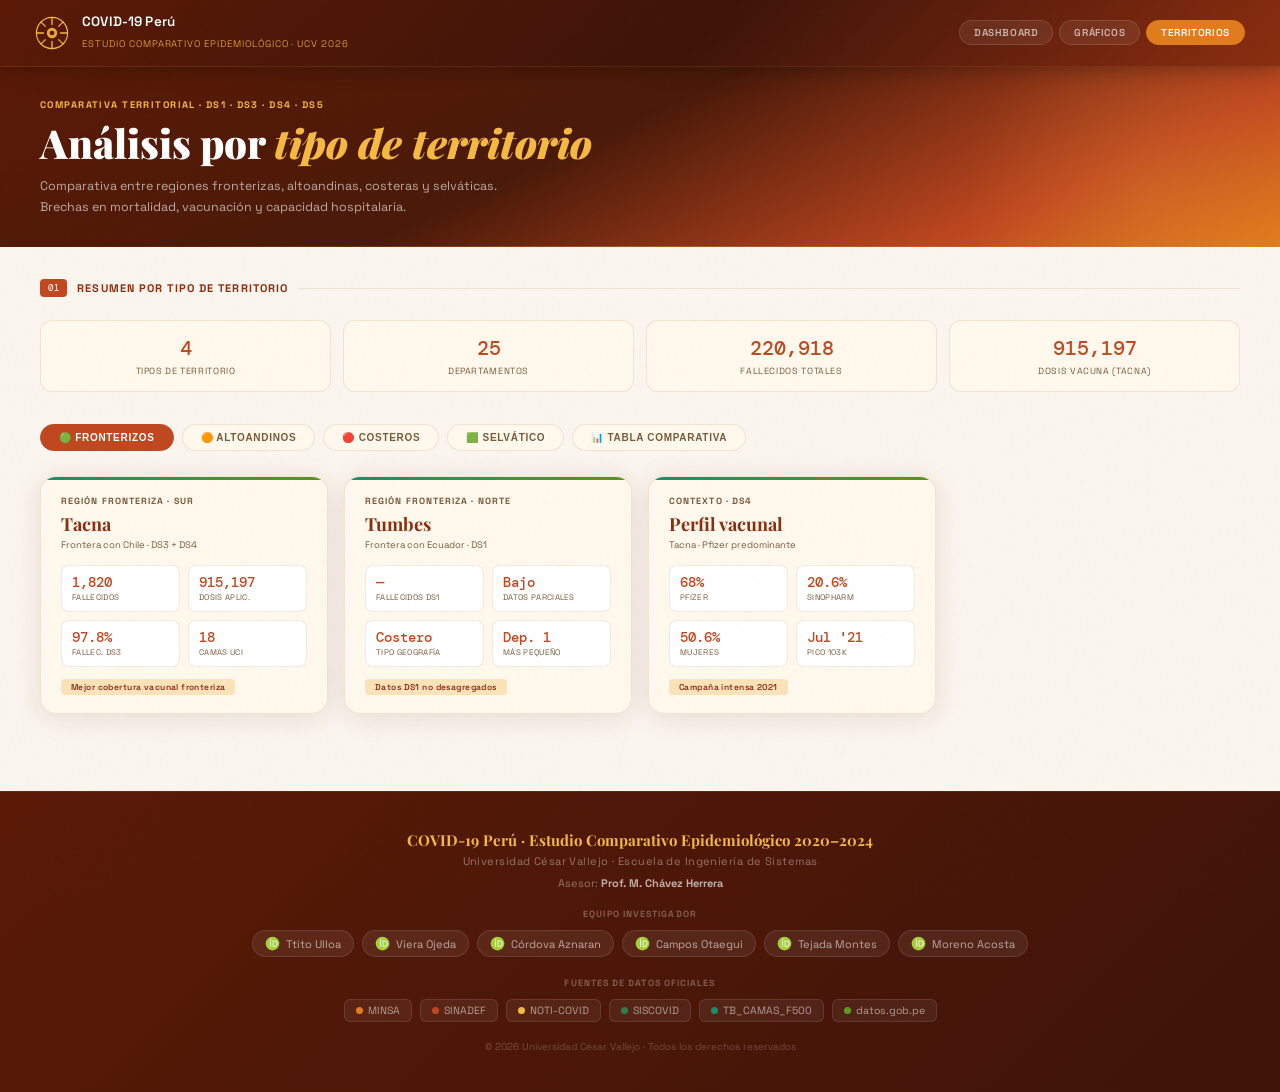
<file: territorios.html>
<!DOCTYPE html>
<html lang="es">
<head>
<meta charset="UTF-8"/>
<meta name="viewport" content="width=device-width, initial-scale=1.0"/>
<title>COVID-19 Perú — Territorios</title>
<link href="https://fonts.googleapis.com/css2?family=Playfair+Display:ital,wght@0,700;0,900;1,400&family=Space+Grotesk:wght@300;400;500;600;700&family=DM+Mono:wght@400;500&display=swap" rel="stylesheet"/>
<link rel="stylesheet" href="shared.css"/>
<style>
/* ── TERRITORIOS-SPECIFIC ── */

/* Tab selector */
.tab-bar {
  display:flex; gap:8px; margin-bottom:1.6rem; flex-wrap:wrap;
}
.tab {
  font-size:10px; font-weight:600; padding:7px 18px;
  border-radius:99px; cursor:pointer;
  border:1.5px solid var(--border);
  background:var(--glass); color:var(--muted);
  transition:all .2s var(--ease);
  text-transform:uppercase; letter-spacing:.07em;
}
.tab:hover { border-color:var(--c2); color:var(--c4); }
.tab.active { background:var(--c4); border-color:var(--c4); color:#fff; }

/* Territory panel */
.ter-panel { display:none; animation:fadeUp .45s var(--ease) both; }
.ter-panel.active { display:block; }

/* Territory card grid */
.ter-grid { display:grid; grid-template-columns:repeat(auto-fill,minmax(260px,1fr)); gap:16px; }
.ter-card {
  background:var(--glass); border:1px solid var(--border);
  border-radius:16px; padding:18px 20px;
  backdrop-filter:blur(8px); box-shadow:var(--sh);
  transition:transform .22s var(--ease), box-shadow .22s;
  position:relative; overflow:hidden;
}
.ter-card:hover { transform:translateY(-3px); box-shadow:0 10px 38px rgba(90,26,6,.14); }
.ter-card::before {
  content:''; position:absolute; top:0; left:0; right:0; height:3px;
}
.ter-card.frontera::before  { background:linear-gradient(90deg,#1D8C6A,#5E9420); }
.ter-card.altoandino::before{ background:linear-gradient(90deg,#C04820,#F5B942); }
.ter-card.costero::before   { background:linear-gradient(90deg,#8B2E10,#E07C1B); }
.ter-card.selvatico::before { background:linear-gradient(90deg,#5E9420,#9FE1CB); }

.ter-region {
  font-size:9px; font-weight:700; letter-spacing:.12em; text-transform:uppercase;
  color:var(--muted); margin-bottom:8px;
}
.ter-name {
  font-family:'Playfair Display',serif; font-size:18px; font-weight:700;
  color:var(--c5); line-height:1.1; margin-bottom:4px;
}
.ter-type {
  font-size:9.5px; color:var(--muted); margin-bottom:14px;
}
.ter-kpis { display:grid; grid-template-columns:1fr 1fr; gap:8px; }
.kpi {
  background:#fff; border:1px solid var(--border);
  border-radius:8px; padding:9px 10px;
}
.kpi-val { font-family:'DM Mono',monospace; font-size:14px; font-weight:500; color:var(--c4); line-height:1; }
.kpi-lbl { font-size:8px; color:var(--muted); letter-spacing:.04em; text-transform:uppercase; margin-top:3px; }
.ter-badge {
  display:inline-block; font-size:8.5px; font-weight:600;
  padding:3px 10px; border-radius:4px; margin-top:12px;
  background:var(--c1); color:var(--c5); letter-spacing:.05em;
}

/* Comparison table */
.cmp-table {
  width:100%; border-collapse:collapse;
  background:var(--glass); border-radius:12px; overflow:hidden;
  backdrop-filter:blur(8px); box-shadow:var(--sh);
}
.cmp-table th {
  background:linear-gradient(135deg,var(--c6),var(--c5));
  color:#fff; font-size:9.5px; font-weight:600;
  padding:11px 14px; text-align:left;
  letter-spacing:.06em; text-transform:uppercase;
}
.cmp-table td {
  padding:10px 14px; font-size:10.5px; color:var(--ink);
  border-bottom:1px solid var(--border);
}
.cmp-table tr:last-child td { border-bottom:none; }
.cmp-table tr:hover td { background:var(--c0); }
.cmp-table td:first-child { font-weight:600; color:var(--c5); }
.cmp-table td.mono { font-family:'DM Mono',monospace; color:var(--c4); }
.cmp-diff { font-size:8.5px; padding:2px 6px; border-radius:3px; margin-left:4px; }
.cmp-diff.high { background:#FFE4E0; color:#C04820; }
.cmp-diff.low  { background:#E0F0EA; color:#2E7D4F; }
.cmp-diff.mid  { background:#FFF3CD; color:#8B5E0A; }

/* Summary stats bar */
.summary-bar {
  display:grid; grid-template-columns:repeat(4,1fr);
  gap:12px; margin-bottom:2rem;
}
.sum-stat {
  background:var(--glass); border:1px solid var(--border);
  border-radius:12px; padding:14px 16px; text-align:center;
  backdrop-filter:blur(8px);
  transition:transform .2s var(--ease);
}
.sum-stat:hover { transform:translateY(-2px); }
.sum-val { font-family:'DM Mono',monospace; font-size:20px; font-weight:500; color:var(--c4); }
.sum-lbl { font-size:9px; color:var(--muted); text-transform:uppercase; letter-spacing:.07em; margin-top:4px; }

@media(max-width:800px){
  .summary-bar { grid-template-columns:1fr 1fr; }
  .ter-grid    { grid-template-columns:1fr; }
}
@media(max-width:600px){
  .summary-bar { grid-template-columns:1fr 1fr; }
  .tab-bar     { gap:5px; }
  .tab         { padding:6px 12px; font-size:9px; }
}
</style>
</head>
<body>

<!-- ══ HEADER ══ -->
<header>
  <div class="logo">
    <svg class="logo-icon" viewBox="0 0 36 36" fill="none">
      <circle cx="18" cy="18" r="16.5" stroke="#F5B942" stroke-width="1.2"/>
      <circle cx="18" cy="18" r="5.5" fill="#F5B942" opacity=".9"/>
      <circle cx="18" cy="18" r="2.5" fill="#5A1A06"/>
      <line x1="18" y1="2" x2="18" y2="9" stroke="#F5B942" stroke-width="1.4" stroke-linecap="round"/>
      <line x1="18" y1="27" x2="18" y2="34" stroke="#F5B942" stroke-width="1.4" stroke-linecap="round"/>
      <line x1="2" y1="18" x2="9" y2="18" stroke="#F5B942" stroke-width="1.4" stroke-linecap="round"/>
      <line x1="27" y1="18" x2="34" y2="18" stroke="#F5B942" stroke-width="1.4" stroke-linecap="round"/>
      <line x1="6.4" y1="6.4" x2="11" y2="11" stroke="#F5B942" stroke-width="1.2" stroke-linecap="round"/>
      <line x1="25" y1="25" x2="29.6" y2="29.6" stroke="#F5B942" stroke-width="1.2" stroke-linecap="round"/>
      <line x1="29.6" y1="6.4" x2="25" y2="11" stroke="#F5B942" stroke-width="1.2" stroke-linecap="round"/>
      <line x1="11" y1="25" x2="6.4" y2="29.6" stroke="#F5B942" stroke-width="1.2" stroke-linecap="round"/>
    </svg>
    <div class="logo-text">
      <h1>COVID-19 Perú</h1>
      <span>Estudio Comparativo Epidemiológico · UCV 2026</span>
    </div>
  </div>
  <nav>
    <a href="index.html"       class="npill">Dashboard</a>
    <a href="graficos.html"    class="npill">Gráficos</a>
    <a href="territorios.html" class="npill active">Territorios</a>
  </nav>
</header>

<!-- ══ HERO (compacto) ══ -->
<div class="hero" style="grid-template-columns:1fr;padding:2rem 2.5rem 1.8rem">
  <div>
    <div class="hero-eyebrow">Comparativa territorial · DS1 · DS3 · DS4 · DS5</div>
    <h2 class="hero-title">Análisis por <em>tipo de territorio</em></h2>
    <p class="hero-sub">Comparativa entre regiones fronterizas, altoandinas, costeras y selváticas. Brechas en mortalidad, vacunación y capacidad hospitalaria.</p>
  </div>
</div>

<!-- ══ MAIN ══ -->
<main>

  <!-- Resumen global -->
  <section>
    <div class="sec-hdr reveal">
      <span class="sec-num">01</span>
      <span class="sec-ttl">Resumen por tipo de territorio</span>
      <div class="sec-line"></div>
    </div>

    <div class="summary-bar reveal">
      <div class="sum-stat">
        <div class="sum-val">4</div>
        <div class="sum-lbl">Tipos de territorio</div>
      </div>
      <div class="sum-stat">
        <div class="sum-val">25</div>
        <div class="sum-lbl">Departamentos</div>
      </div>
      <div class="sum-stat">
        <div class="sum-val">220,918</div>
        <div class="sum-lbl">Fallecidos totales</div>
      </div>
      <div class="sum-stat">
        <div class="sum-val">915,197</div>
        <div class="sum-lbl">Dosis vacuna (Tacna)</div>
      </div>
    </div>

    <!-- Tabs -->
    <div class="tab-bar">
      <button class="tab active" onclick="showTab('frontera')">🟢 Fronterizos</button>
      <button class="tab" onclick="showTab('altoandino')">🟠 Altoandinos</button>
      <button class="tab" onclick="showTab('costero')">🔴 Costeros</button>
      <button class="tab" onclick="showTab('selvatico')">🟩 Selvático</button>
      <button class="tab" onclick="showTab('comparativa')">📊 Tabla comparativa</button>
    </div>

    <!-- ── TAB: FRONTERIZOS ── -->
    <div class="ter-panel active" id="tab-frontera">
      <div class="ter-grid">
        <div class="ter-card frontera reveal">
          <div class="ter-region">Región fronteriza · Sur</div>
          <div class="ter-name">Tacna</div>
          <div class="ter-type">Frontera con Chile · DS3 + DS4</div>
          <div class="ter-kpis">
            <div class="kpi"><div class="kpi-val">1,820</div><div class="kpi-lbl">Fallecidos</div></div>
            <div class="kpi"><div class="kpi-val">915,197</div><div class="kpi-lbl">Dosis aplic.</div></div>
            <div class="kpi"><div class="kpi-val">97.8%</div><div class="kpi-lbl">Fallec. DS3</div></div>
            <div class="kpi"><div class="kpi-val">18</div><div class="kpi-lbl">Camas UCI</div></div>
          </div>
          <span class="ter-badge">Mejor cobertura vacunal fronteriza</span>
        </div>

        <div class="ter-card frontera reveal">
          <div class="ter-region">Región fronteriza · Norte</div>
          <div class="ter-name">Tumbes</div>
          <div class="ter-type">Frontera con Ecuador · DS1</div>
          <div class="ter-kpis">
            <div class="kpi"><div class="kpi-val">—</div><div class="kpi-lbl">Fallecidos DS1</div></div>
            <div class="kpi"><div class="kpi-val">Bajo</div><div class="kpi-lbl">Datos parciales</div></div>
            <div class="kpi"><div class="kpi-val">Costero</div><div class="kpi-lbl">Tipo geografía</div></div>
            <div class="kpi"><div class="kpi-val">Dep. 1</div><div class="kpi-lbl">Más pequeño</div></div>
          </div>
          <span class="ter-badge">Datos DS1 no desagregados</span>
        </div>

        <div class="ter-card frontera reveal">
          <div class="ter-region">Contexto · DS4</div>
          <div class="ter-name">Perfil vacunal</div>
          <div class="ter-type">Tacna · Pfizer predominante</div>
          <div class="ter-kpis">
            <div class="kpi"><div class="kpi-val">68%</div><div class="kpi-lbl">Pfizer</div></div>
            <div class="kpi"><div class="kpi-val">20.6%</div><div class="kpi-lbl">Sinopharm</div></div>
            <div class="kpi"><div class="kpi-val">50.6%</div><div class="kpi-lbl">Mujeres</div></div>
            <div class="kpi"><div class="kpi-val">Jul '21</div><div class="kpi-lbl">Pico 103k</div></div>
          </div>
          <span class="ter-badge">Campaña intensa 2021</span>
        </div>
      </div>
    </div>

    <!-- ── TAB: ALTOANDINOS ── -->
    <div class="ter-panel" id="tab-altoandino">
      <div class="ter-grid">
        <div class="ter-card altoandino reveal">
          <div class="ter-region">Región altoandina · Norte</div>
          <div class="ter-name">Cajamarca</div>
          <div class="ter-type">Sierra norte · DS1 + DS2</div>
          <div class="ter-kpis">
            <div class="kpi"><div class="kpi-val">2,760</div><div class="kpi-lbl">Fallecidos</div></div>
            <div class="kpi"><div class="kpi-val">8,291</div><div class="kpi-lbl">Casos 2020</div></div>
            <div class="kpi"><div class="kpi-val">13</div><div class="kpi-lbl">Provincias</div></div>
            <div class="kpi"><div class="kpi-val">34</div><div class="kpi-lbl">UCI camas</div></div>
          </div>
          <span class="ter-badge">Único dpto con DS2 completo</span>
        </div>

        <div class="ter-card altoandino reveal">
          <div class="ter-region">Región altoandina · Sur</div>
          <div class="ter-name">Puno</div>
          <div class="ter-type">Altiplano · Frontera Bolivia · DS1</div>
          <div class="ter-kpis">
            <div class="kpi"><div class="kpi-val">3,540</div><div class="kpi-lbl">Fallecidos</div></div>
            <div class="kpi"><div class="kpi-val">Alto</div><div class="kpi-lbl">Altitud media</div></div>
            <div class="kpi"><div class="kpi-val">Rural</div><div class="kpi-lbl">Característica</div></div>
            <div class="kpi"><div class="kpi-val">Bajo</div><div class="kpi-lbl">UCI acceso</div></div>
          </div>
          <span class="ter-badge">Alta dispersión poblacional</span>
        </div>

        <div class="ter-card altoandino reveal">
          <div class="ter-region">Región altoandina · Centro</div>
          <div class="ter-name">Cusco</div>
          <div class="ter-type">Sierra sur · DS1 · DS5</div>
          <div class="ter-kpis">
            <div class="kpi"><div class="kpi-val">5,291</div><div class="kpi-lbl">Fallecidos</div></div>
            <div class="kpi"><div class="kpi-val">Medio</div><div class="kpi-lbl">Acceso UCI</div></div>
            <div class="kpi"><div class="kpi-val">Turismo</div><div class="kpi-lbl">Factor riesgo</div></div>
            <div class="kpi"><div class="kpi-val">2.4k</div><div class="kpi-lbl">Densidad baja</div></div>
          </div>
          <span class="ter-badge">Impacto 2ª ola fuerte</span>
        </div>
      </div>
    </div>

    <!-- ── TAB: COSTEROS ── -->
    <div class="ter-panel" id="tab-costero">
      <div class="ter-grid">
        <div class="ter-card costero reveal">
          <div class="ter-region">Costa · Macroregión Lima</div>
          <div class="ter-name">Lima + Callao</div>
          <div class="ter-type">Capital · DS1 · DS3 · DS5</div>
          <div class="ter-kpis">
            <div class="kpi"><div class="kpi-val">107,314</div><div class="kpi-lbl">Fallecidos</div></div>
            <div class="kpi"><div class="kpi-val">48.6%</div><div class="kpi-lbl">Del total Perú</div></div>
            <div class="kpi"><div class="kpi-val">93</div><div class="kpi-lbl">UCI camas</div></div>
            <div class="kpi"><div class="kpi-val">Alta</div><div class="kpi-lbl">Sobresaturación</div></div>
          </div>
          <span class="ter-badge">Mayor concentración de fallecidos</span>
        </div>

        <div class="ter-card costero reveal">
          <div class="ter-region">Costa · Norte</div>
          <div class="ter-name">Piura</div>
          <div class="ter-type">Costa norte · DS1</div>
          <div class="ter-kpis">
            <div class="kpi"><div class="kpi-val">13,101</div><div class="kpi-lbl">Fallecidos</div></div>
            <div class="kpi"><div class="kpi-val">5.9%</div><div class="kpi-lbl">Del total</div></div>
            <div class="kpi"><div class="kpi-val">2º</div><div class="kpi-lbl">Rk. fallecidos</div></div>
            <div class="kpi"><div class="kpi-val">Medio</div><div class="kpi-lbl">UCI acceso</div></div>
          </div>
          <span class="ter-badge">2do departamento más afectado</span>
        </div>

        <div class="ter-card costero reveal">
          <div class="ter-region">Costa · Sur</div>
          <div class="ter-name">Arequipa</div>
          <div class="ter-type">Costa-sierra sur · DS1 · DS5</div>
          <div class="ter-kpis">
            <div class="kpi"><div class="kpi-val">10,636</div><div class="kpi-lbl">Fallecidos</div></div>
            <div class="kpi"><div class="kpi-val">4.8%</div><div class="kpi-lbl">Del total</div></div>
            <div class="kpi"><div class="kpi-val">Buena</div><div class="kpi-lbl">Infraestruc.</div></div>
            <div class="kpi"><div class="kpi-val">Medio</div><div class="kpi-lbl">Saturación</div></div>
          </div>
          <span class="ter-badge">Infraestructura hospitalaria mejor</span>
        </div>
      </div>
    </div>

    <!-- ── TAB: SELVÁTICO ── -->
    <div class="ter-panel" id="tab-selvatico">
      <div class="ter-grid">
        <div class="ter-card selvatico reveal">
          <div class="ter-region">Selva · Amazonía norte</div>
          <div class="ter-name">Loreto</div>
          <div class="ter-type">Selva baja · DS1 · DS5</div>
          <div class="ter-kpis">
            <div class="kpi"><div class="kpi-val">4,352</div><div class="kpi-lbl">Fallecidos</div></div>
            <div class="kpi"><div class="kpi-val">28%</div><div class="kpi-lbl">Del territorio</div></div>
            <div class="kpi"><div class="kpi-val">18</div><div class="kpi-lbl">UCI selva</div></div>
            <div class="kpi"><div class="kpi-val">Bajo</div><div class="kpi-lbl">Acceso RRSS</div></div>
          </div>
          <span class="ter-badge">Mayor departamento del Perú</span>
        </div>

        <div class="ter-card selvatico reveal">
          <div class="ter-region">Selva · Central</div>
          <div class="ter-name">Ucayali</div>
          <div class="ter-type">Selva central · DS1 · DS5</div>
          <div class="ter-kpis">
            <div class="kpi"><div class="kpi-val">2,420</div><div class="kpi-lbl">Fallecidos</div></div>
            <div class="kpi"><div class="kpi-val">2do</div><div class="kpi-lbl">Más grande</div></div>
            <div class="kpi"><div class="kpi-val">Limitado</div><div class="kpi-lbl">UCI acceso</div></div>
            <div class="kpi"><div class="kpi-val">Disperso</div><div class="kpi-lbl">Población</div></div>
          </div>
          <span class="ter-badge">Brecha digital en atención</span>
        </div>

        <div class="ter-card selvatico reveal">
          <div class="ter-region">Selva · Sur</div>
          <div class="ter-name">Madre de Dios</div>
          <div class="ter-type">Selva amazónica · DS1</div>
          <div class="ter-kpis">
            <div class="kpi"><div class="kpi-val">—</div><div class="kpi-lbl">DS1 sin desa.</div></div>
            <div class="kpi"><div class="kpi-val">Menor</div><div class="kpi-lbl">Pobl. del país</div></div>
            <div class="kpi"><div class="kpi-val">Mínimo</div><div class="kpi-lbl">UCI acceso</div></div>
            <div class="kpi"><div class="kpi-val">Bolivia</div><div class="kpi-lbl">Frontera</div></div>
          </div>
          <span class="ter-badge">Menor población del Perú</span>
        </div>
      </div>
    </div>

    <!-- ── TAB: TABLA COMPARATIVA ── -->
    <div class="ter-panel" id="tab-comparativa">
      <div class="reveal">
        <table class="cmp-table">
          <thead>
            <tr>
              <th>Indicador</th>
              <th>Fronterizo (Tacna)</th>
              <th>Altoandino (Cajamarca)</th>
              <th>Costero (Lima)</th>
              <th>Selvático (Loreto)</th>
            </tr>
          </thead>
          <tbody>
            <tr>
              <td>Fallecidos SINADEF</td>
              <td class="mono">1,820 <span class="cmp-diff low">Bajo</span></td>
              <td class="mono">2,760 <span class="cmp-diff low">Bajo</span></td>
              <td class="mono">96,461 <span class="cmp-diff high">Crítico</span></td>
              <td class="mono">4,352 <span class="cmp-diff mid">Medio</span></td>
            </tr>
            <tr>
              <td>% del total nacional</td>
              <td class="mono">0.8%</td>
              <td class="mono">1.2%</td>
              <td class="mono">43.7%</td>
              <td class="mono">2.0%</td>
            </tr>
            <tr>
              <td>Camas UCI (F500)</td>
              <td class="mono">18 <span class="cmp-diff mid">Medio</span></td>
              <td class="mono">34 <span class="cmp-diff mid">Medio</span></td>
              <td class="mono">93 <span class="cmp-diff low">Mayor</span></td>
              <td class="mono">18 <span class="cmp-diff high">Insuf.</span></td>
            </tr>
            <tr>
              <td>Cobertura vacunal</td>
              <td class="mono">915,197 dosis</td>
              <td class="mono">Datos parciales</td>
              <td class="mono">Alta</td>
              <td class="mono">Limitada</td>
            </tr>
            <tr>
              <td>Vacuna predominante</td>
              <td class="mono">Pfizer (68%)</td>
              <td class="mono">—</td>
              <td class="mono">Pfizer</td>
              <td class="mono">Pfizer / Sino.</td>
            </tr>
            <tr>
              <td>Acceso a UCI</td>
              <td class="mono">Medio</td>
              <td class="mono">Limitado <span class="cmp-diff high">Brecha</span></td>
              <td class="mono">Alto (saturado)</td>
              <td class="mono">Crítico <span class="cmp-diff high">Brecha</span></td>
            </tr>
            <tr>
              <td>Edad media fallecidos</td>
              <td class="mono">~64 años</td>
              <td class="mono">~67 años</td>
              <td class="mono">~66 años</td>
              <td class="mono">~60 años</td>
            </tr>
            <tr>
              <td>Razón fallecidos M/F</td>
              <td class="mono">~1.6</td>
              <td class="mono">~1.8</td>
              <td class="mono">1.71</td>
              <td class="mono">~1.7</td>
            </tr>
            <tr>
              <td>Dataset principal</td>
              <td class="mono">DS3 + DS4</td>
              <td class="mono">DS1 + DS2</td>
              <td class="mono">DS1 + DS5</td>
              <td class="mono">DS1 + DS5</td>
            </tr>
            <tr>
              <td>Ola más impactante</td>
              <td class="mono">2ª Ola 2021</td>
              <td class="mono">2ª Ola 2021</td>
              <td class="mono">2ª Ola 2021</td>
              <td class="mono">1ª Ola 2020</td>
            </tr>
          </tbody>
        </table>
      </div>
    </div>

  </section>
</main>

<!-- ══ FOOTER ══ -->
<footer class="site-footer">
  <div class="footer-inner">
    <div class="ft-title">COVID-19 Perú · Estudio Comparativo Epidemiológico 2020–2024</div>
    <div class="ft-university">Universidad César Vallejo · Escuela de Ingeniería de Sistemas</div>
    <div class="ft-advisor">Asesor: <strong>Prof. M. Chávez Herrera</strong></div>
    <div class="ft-team-label">Equipo investigador</div>
    <div class="ft-team">
      <a href="https://orcid.org/0000-0000-0000-0001" target="_blank" rel="noopener" class="ft-author"><svg class="orcid-icon" viewBox="0 0 24 24"><circle cx="12" cy="12" r="11" fill="#A6CE39"/><path d="M8.5 7h1.2v10H8.5V7zm3.8 0h3.2c3 0 4.5 1.7 4.5 5s-1.5 5-4.5 5h-3.2V7zm1.2 1.2v7.6h1.9c2.2 0 3.3-1.3 3.3-3.8s-1.1-3.8-3.3-3.8h-1.9z" fill="#fff"/><circle cx="9.1" cy="5.2" r="1" fill="#fff"/></svg>Ttito Ulloa</a>
      <a href="https://orcid.org/0000-0000-0000-0002" target="_blank" rel="noopener" class="ft-author"><svg class="orcid-icon" viewBox="0 0 24 24"><circle cx="12" cy="12" r="11" fill="#A6CE39"/><path d="M8.5 7h1.2v10H8.5V7zm3.8 0h3.2c3 0 4.5 1.7 4.5 5s-1.5 5-4.5 5h-3.2V7zm1.2 1.2v7.6h1.9c2.2 0 3.3-1.3 3.3-3.8s-1.1-3.8-3.3-3.8h-1.9z" fill="#fff"/><circle cx="9.1" cy="5.2" r="1" fill="#fff"/></svg>Viera Ojeda</a>
      <a href="https://orcid.org/0000-0000-0000-0003" target="_blank" rel="noopener" class="ft-author"><svg class="orcid-icon" viewBox="0 0 24 24"><circle cx="12" cy="12" r="11" fill="#A6CE39"/><path d="M8.5 7h1.2v10H8.5V7zm3.8 0h3.2c3 0 4.5 1.7 4.5 5s-1.5 5-4.5 5h-3.2V7zm1.2 1.2v7.6h1.9c2.2 0 3.3-1.3 3.3-3.8s-1.1-3.8-3.3-3.8h-1.9z" fill="#fff"/><circle cx="9.1" cy="5.2" r="1" fill="#fff"/></svg>Córdova Aznaran</a>
      <a href="https://orcid.org/0000-0000-0000-0004" target="_blank" rel="noopener" class="ft-author"><svg class="orcid-icon" viewBox="0 0 24 24"><circle cx="12" cy="12" r="11" fill="#A6CE39"/><path d="M8.5 7h1.2v10H8.5V7zm3.8 0h3.2c3 0 4.5 1.7 4.5 5s-1.5 5-4.5 5h-3.2V7zm1.2 1.2v7.6h1.9c2.2 0 3.3-1.3 3.3-3.8s-1.1-3.8-3.3-3.8h-1.9z" fill="#fff"/><circle cx="9.1" cy="5.2" r="1" fill="#fff"/></svg>Campos Otaegui</a>
      <a href="https://orcid.org/0000-0000-0000-0005" target="_blank" rel="noopener" class="ft-author"><svg class="orcid-icon" viewBox="0 0 24 24"><circle cx="12" cy="12" r="11" fill="#A6CE39"/><path d="M8.5 7h1.2v10H8.5V7zm3.8 0h3.2c3 0 4.5 1.7 4.5 5s-1.5 5-4.5 5h-3.2V7zm1.2 1.2v7.6h1.9c2.2 0 3.3-1.3 3.3-3.8s-1.1-3.8-3.3-3.8h-1.9z" fill="#fff"/><circle cx="9.1" cy="5.2" r="1" fill="#fff"/></svg>Tejada Montes</a>
      <a href="https://orcid.org/0000-0000-0000-0006" target="_blank" rel="noopener" class="ft-author"><svg class="orcid-icon" viewBox="0 0 24 24"><circle cx="12" cy="12" r="11" fill="#A6CE39"/><path d="M8.5 7h1.2v10H8.5V7zm3.8 0h3.2c3 0 4.5 1.7 4.5 5s-1.5 5-4.5 5h-3.2V7zm1.2 1.2v7.6h1.9c2.2 0 3.3-1.3 3.3-3.8s-1.1-3.8-3.3-3.8h-1.9z" fill="#fff"/><circle cx="9.1" cy="5.2" r="1" fill="#fff"/></svg>Moreno Acosta</a>
    </div>
    <div class="ft-sources-label">Fuentes de datos oficiales</div>
    <div class="ft-sources">
      <a href="https://www.gob.pe/minsa" target="_blank" rel="noopener" class="ft-source-link"><span class="src-dot" style="background:#E07C1B"></span>MINSA</a>
      <a href="https://www.datosabiertos.gob.pe/dataset/informaci%C3%B3n-de-fallecidos-del-sistema-nacional-de-defunciones-ministerio-de-salud" target="_blank" rel="noopener" class="ft-source-link"><span class="src-dot" style="background:#C04820"></span>SINADEF</a>
      <a href="https://www.datosabiertos.gob.pe/dataset/casos-positivos-por-covid-19-ministerio-de-salud-minsa" target="_blank" rel="noopener" class="ft-source-link"><span class="src-dot" style="background:#F5B942"></span>NOTI-COVID</a>
      <a href="https://covid19.minsa.gob.pe/sala_situacional.asp" target="_blank" rel="noopener" class="ft-source-link"><span class="src-dot" style="background:#2E7D4F"></span>SISCOVID</a>
      <a href="https://www.datosabiertos.gob.pe/dataset/camas-hospitalarias-tb_camas_f500-ministerio-de-salud" target="_blank" rel="noopener" class="ft-source-link"><span class="src-dot" style="background:#1D8C6A"></span>TB_CAMAS_F500</a>
      <a href="https://www.datosabiertos.gob.pe/group/datos-abiertos-de-covid-19" target="_blank" rel="noopener" class="ft-source-link"><span class="src-dot" style="background:#639922"></span>datos.gob.pe</a>
    </div>
    <div class="ft-copy">© 2026 Universidad César Vallejo · Todos los derechos reservados</div>
  </div>
</footer>

<script>
/* Tabs */
function showTab(id) {
  document.querySelectorAll('.ter-panel').forEach(p => p.classList.remove('active'));
  document.querySelectorAll('.tab').forEach(t => t.classList.remove('active'));
  document.getElementById('tab-'+id).classList.add('active');
  event.currentTarget.classList.add('active');
}

/* Scroll reveal */
const ro = new IntersectionObserver(ee => {
  ee.forEach(e => { if(e.isIntersecting){ e.target.classList.add('visible'); ro.unobserve(e.target); } });
},{threshold:.08});
document.querySelectorAll('.reveal').forEach(el => ro.observe(el));
</script>
</body>
</html>
</file>
<file: shared.css>
/* ══════════════════════════════════════════════
   COVID-19 PERÚ — SHARED STYLES
   Universidad César Vallejo · 2026
══════════════════════════════════════════════ */

/* ── TOKENS ── */
:root {
  --ink:    #1A0E06;
  --paper:  #FAF5EE;
  --c0:     #FEF3E2;
  --c1:     #FAE3B8;
  --c2:     #F5B942;
  --c3:     #E07C1B;
  --c4:     #C04820;
  --c5:     #8B2E10;
  --c6:     #5A1A06;
  --green:  #2E7D4F;
  --teal:   #1D8C6A;
  --muted:  #7A5A3C;
  --border: rgba(160,100,50,.14);
  --glass:  rgba(255,248,235,.85);
  --sh:     0 4px 28px rgba(90,26,6,.11);
  --ease:   cubic-bezier(.4,0,.2,1);
}

* { box-sizing: border-box; margin: 0; padding: 0; }
html { scroll-behavior: smooth; }

body {
  font-family: 'Space Grotesk', sans-serif;
  background: var(--paper);
  color: var(--ink);
  min-height: 100vh;
  display: flex;
  flex-direction: column;
}

/* noise overlay */
body::before {
  content: '';
  position: fixed; inset: 0;
  pointer-events: none; z-index: 9000;
  opacity: .35;
  background-image: url("data:image/svg+xml,%3Csvg viewBox='0 0 200 200' xmlns='http://www.w3.org/2000/svg'%3E%3Cfilter id='n'%3E%3CfeTurbulence type='fractalNoise' baseFrequency='.85' numOctaves='4' stitchTiles='stitch'/%3E%3C/filter%3E%3Crect width='100%25' height='100%25' filter='url(%23n)' opacity='.03'/%3E%3C/svg%3E");
}

/* ── KEYFRAMES ── */
@keyframes fadeUp    { from { opacity:0; transform:translateY(26px) } to { opacity:1; transform:translateY(0) } }
@keyframes fadeIn    { from { opacity:0 } to { opacity:1 } }
@keyframes slideRight{ from { opacity:0; transform:translateX(-18px) } to { opacity:1; transform:translateX(0) } }
@keyframes slideLeft { from { opacity:0; transform:translateX(18px) } to { opacity:1; transform:translateX(0) } }
@keyframes mapReveal { from { opacity:0; transform:scale(.95) } to { opacity:1; transform:scale(1) } }
@keyframes spinSlow  { to { transform:rotate(360deg) } }
@keyframes navIn     { from { opacity:0; transform:translateY(-10px) } to { opacity:1; transform:translateY(0) } }
@keyframes pulse     { 0%,100%{transform:scale(1);opacity:1} 50%{transform:scale(1.12);opacity:.7} }

/* ── HEADER ── */
header {
  background: linear-gradient(135deg, var(--c6) 0%, #3E1409 55%, var(--c5) 100%);
  padding: .9rem 2.2rem;
  display: flex; align-items: center; justify-content: space-between;
  position: sticky; top: 0; z-index: 500;
  border-bottom: 1px solid rgba(255,200,100,.1);
  box-shadow: 0 2px 20px rgba(0,0,0,.28);
  animation: navIn .5s var(--ease) both;
}
.logo { display:flex; align-items:center; gap:13px; }
.logo-icon { width:34px; height:34px; flex-shrink:0; animation:spinSlow 22s linear infinite; }
.logo-text h1 { font-size:13.5px; font-weight:600; color:#fff; letter-spacing:.01em; line-height:1.2; }
.logo-text span { font-size:9.5px; color:var(--c2); letter-spacing:.1em; text-transform:uppercase; font-weight:300; }
nav { display:flex; gap:6px; align-items:center; }
.npill {
  font-size:10px; font-weight:600; color:rgba(255,255,255,.65);
  background:rgba(255,255,255,.07); border:1px solid rgba(255,255,255,.12);
  border-radius:99px; padding:5px 14px; cursor:pointer;
  text-decoration:none; letter-spacing:.06em; text-transform:uppercase;
  transition: all .2s var(--ease);
}
.npill:hover { background:rgba(255,255,255,.16); color:#fff; border-color:rgba(255,255,255,.26); }
.npill.active { background:var(--c3); border-color:var(--c3); color:#fff; }

/* ── MAIN WRAPPER ── */
main { padding:2rem 2.5rem; max-width:1280px; margin:0 auto; width:100%; flex:1; }
section { margin-bottom:2.8rem; }

/* ── SECTION HEADER ── */
.sec-hdr { display:flex; align-items:center; gap:10px; margin-bottom:1.4rem; }
.sec-num  { font-family:'DM Mono',monospace; font-size:9px; background:var(--c4); color:#fff; padding:3px 8px; border-radius:4px; letter-spacing:.07em; }
.sec-ttl  { font-size:11px; font-weight:700; color:var(--c5); letter-spacing:.1em; text-transform:uppercase; }
.sec-line { flex:1; height:1px; background:var(--border); }

/* ── REVEAL ── */
.reveal { opacity:0; transform:translateY(22px); transition:opacity .6s var(--ease), transform .6s var(--ease); }
.reveal.visible { opacity:1; transform:translateY(0); }

/* ── HERO ── */
.hero {
  background: linear-gradient(155deg, var(--c6) 0%, #4A1A09 45%, var(--c4) 80%, var(--c3) 100%);
  padding: 2.8rem 2.5rem 2.4rem;
  display: grid; grid-template-columns:1fr 330px; gap:2.5rem; align-items:center;
  position: relative; overflow:hidden;
}
.hero::before {
  content:''; position:absolute; right:-60px; top:-60px;
  width:380px; height:380px; border-radius:50%;
  background:radial-gradient(circle,rgba(245,185,66,.14) 0%,transparent 70%);
  pointer-events:none;
}
.hero::after {
  content:''; position:absolute; left:0; bottom:0; right:0;
  height:1px; background:linear-gradient(90deg,transparent,rgba(245,185,66,.3),transparent);
}
.hero-eyebrow {
  font-size:9.5px; font-weight:700; letter-spacing:.15em; text-transform:uppercase;
  color:var(--c2); margin-bottom:10px;
  animation:fadeUp .5s var(--ease) .1s both;
}
.hero-title {
  font-family:'Playfair Display',serif;
  font-size:clamp(24px,3.5vw,40px); font-weight:900;
  color:#fff; line-height:1.08; margin-bottom:12px;
  animation:fadeUp .6s var(--ease) .18s both;
}
.hero-title em { color:var(--c2); font-style:italic; }
.hero-sub {
  font-size:12.5px; color:rgba(255,255,255,.62); line-height:1.7;
  max-width:480px; animation:fadeUp .6s var(--ease) .26s both;
}
.hero-stats {
  display:flex; gap:9px; flex-wrap:wrap; margin-top:1.4rem;
  animation:fadeUp .6s var(--ease) .34s both;
}
.hstat {
  background:rgba(255,255,255,.08); border:1px solid rgba(255,255,255,.13);
  border-radius:11px; padding:11px 17px; min-width:108px;
  transition:all .22s var(--ease); cursor:default; position:relative; overflow:hidden;
}
.hstat::after { content:''; position:absolute; inset:0; background:linear-gradient(135deg,rgba(255,255,255,.05) 0%,transparent 60%); }
.hstat:hover { transform:translateY(-3px); background:rgba(255,255,255,.14); }
.hval { font-family:'DM Mono',monospace; font-size:21px; font-weight:500; color:#fff; line-height:1; }
.hlbl { font-size:8.5px; color:rgba(255,255,255,.48); letter-spacing:.09em; text-transform:uppercase; margin-top:4px; }
.hero-source {
  background:rgba(0,0,0,.25); border:1px solid rgba(255,255,255,.1);
  border-radius:14px; padding:18px 20px; font-size:10.5px;
  color:rgba(255,255,255,.48); line-height:1.9;
  animation:slideLeft .7s var(--ease) .32s both;
  backdrop-filter:blur(8px);
}
.hero-source strong { color:var(--c2); font-size:11.5px; display:block; margin-bottom:7px; letter-spacing:.04em; }
.src-pills { display:flex; flex-wrap:wrap; gap:5px; margin-top:10px; }
.src-pill {
  font-size:9px; font-weight:600; padding:3px 9px; border-radius:4px;
  background:rgba(255,255,255,.09); color:rgba(255,255,255,.55); letter-spacing:.04em;
}

/* ── METRIC CARDS ── */
.metrics-grid { display:grid; grid-template-columns:repeat(auto-fill,minmax(130px,1fr)); gap:8px; }
.metric {
  background:#fff; border:1px solid var(--border); border-radius:10px;
  padding:11px 13px; transition:transform .18s var(--ease), box-shadow .18s;
}
.metric:hover { transform:translateY(-2px); box-shadow:var(--sh); }
.metric-lbl { font-size:9px; color:var(--muted); letter-spacing:.04em; text-transform:uppercase; margin-bottom:4px; }
.metric-val { font-family:'DM Mono',monospace; font-size:14px; font-weight:500; color:var(--c4); }

/* ── FOOTER ── */
.site-footer {
  background: linear-gradient(135deg, var(--c6) 0%, #3E1409 100%);
  padding: 2.4rem 2.5rem;
  border-top: 1px solid rgba(255,200,100,.1);
}
.footer-inner { max-width:1280px; margin:0 auto; text-align:center; }
.ft-title       { font-family:'Playfair Display',serif; font-size:15px; color:var(--c2); font-weight:700; margin-bottom:4px; }
.ft-university  { font-size:11px; color:rgba(255,255,255,.4); margin-bottom:8px; letter-spacing:.04em; }
.ft-advisor     { font-size:11px; color:rgba(255,255,255,.4); margin-bottom:18px; }
.ft-advisor strong { color:rgba(255,255,255,.65); }
.ft-team-label  { font-size:9px; font-weight:700; letter-spacing:.12em; text-transform:uppercase; color:rgba(255,255,255,.3); margin-bottom:10px; }
.ft-team        { display:flex; flex-wrap:wrap; justify-content:center; gap:8px; margin-bottom:20px; }
.ft-author {
  display:inline-flex; align-items:center; gap:6px;
  font-size:11px; color:rgba(255,255,255,.6);
  text-decoration:none; background:rgba(255,255,255,.07);
  border:1px solid rgba(255,255,255,.1); border-radius:99px;
  padding:5px 12px; transition:all .2s var(--ease);
}
.ft-author:hover { background:rgba(166,206,57,.15); border-color:#A6CE39; color:#fff; }
.orcid-icon { width:15px; height:15px; flex-shrink:0; }
.ft-sources-label { font-size:9px; font-weight:700; letter-spacing:.12em; text-transform:uppercase; color:rgba(255,255,255,.3); margin-bottom:10px; }
.ft-sources { display:flex; flex-wrap:wrap; justify-content:center; gap:8px; margin-bottom:18px; }
.ft-source-link {
  display:inline-flex; align-items:center; gap:5px;
  font-size:10.5px; color:rgba(255,255,255,.55);
  text-decoration:none; background:rgba(255,255,255,.06);
  border:1px solid rgba(255,255,255,.1); border-radius:6px;
  padding:4px 11px; transition:all .2s var(--ease);
}
.ft-source-link:hover { background:rgba(255,255,255,.14); color:#fff; border-color:rgba(255,255,255,.25); }
.src-dot { width:7px; height:7px; border-radius:50%; display:inline-block; flex-shrink:0; }
.ft-copy { font-size:10px; color:rgba(255,255,255,.22); margin-top:4px; }

/* ── MAP TOOLTIP ── */
.map-tooltip {
  position:fixed; background:rgba(26,14,6,.9);
  color:#fff; font-size:11px; padding:7px 11px;
  border-radius:8px; pointer-events:none; z-index:9999;
  opacity:0; transition:opacity .15s; white-space:nowrap;
  border:1px solid rgba(245,185,66,.25);
  font-family:'Space Grotesk',sans-serif;
}
.map-tooltip.show { opacity:1; }
.map-tooltip strong { color:var(--c2); display:block; font-size:10px; margin-bottom:2px; }

/* ── RESPONSIVE ── */
@media(max-width:900px) {
  .hero { grid-template-columns:1fr; }
}
@media(max-width:600px) {
  main    { padding:1.2rem; }
  .hero   { padding:1.8rem 1.2rem; }
  header  { padding:.8rem 1.2rem; }
}
</file>
